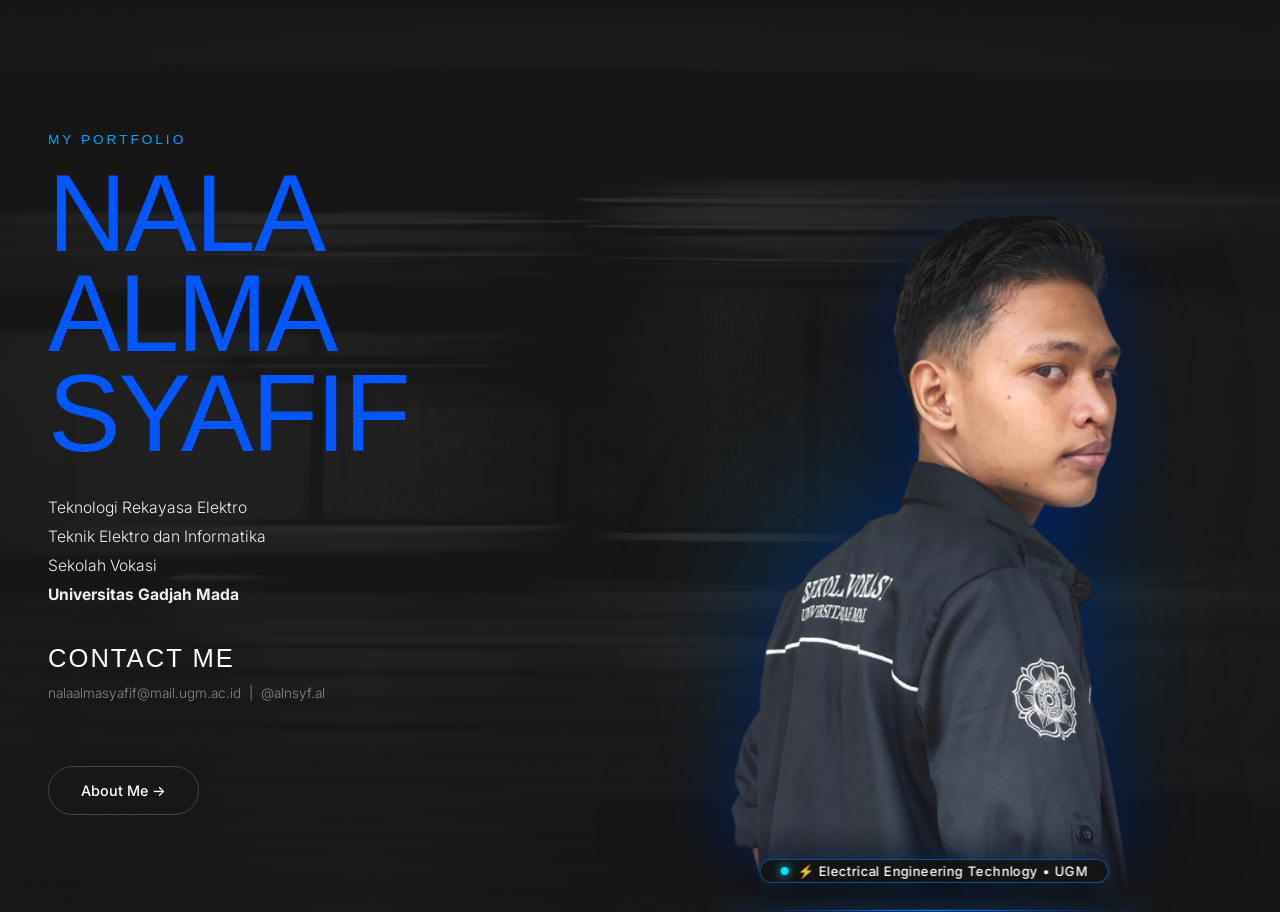
<file: index.html>
<!DOCTYPE html>
<html lang="id">
<head>
    <meta charset="UTF-8">
    <meta name="viewport" content="width=device-width, initial-scale=1.0">
    <title>Portfolio - Nala Alma Syafif</title>
    <link rel="stylesheet" href="style.css">
</head>
<body>
    <section class="hero" style="padding-top: 0;">
        <div class="hero-bg" style="background-image: url('images/bg-blur.jpeg');"></div>
        <div class="hero-overlay"></div>
        <div class="hero-content">
            <div class="hero-text">
                <p class="subtitle">My Portfolio</p>
                 <h1>NALA ALMA SYAFIF</h1>
                <div class="info-lines">
                    <p><a href="https://tre.sv.ugm.ac.id/" target="_blank" rel="noopener noreferrer" style="color: inherit; text-decoration: none; transition: color 0.2s;" onmouseover="this.style.color='#00A3FF'" onmouseout="this.style.color='inherit'">Teknologi Rekayasa Elektro</a></p>
                    <p><a href="https://tedi.sv.ugm.ac.id/" target="_blank" rel="noopener noreferrer" style="color: inherit; text-decoration: none; transition: color 0.2s;" onmouseover="this.style.color='#00A3FF'" onmouseout="this.style.color='inherit'">Teknik Elektro dan Informatika</a></p>
                    <p><a href="https://sv.ugm.ac.id/" target="_blank" rel="noopener noreferrer" style="color: inherit; text-decoration: none; transition: color 0.2s;" onmouseover="this.style.color='#00A3FF'" onmouseout="this.style.color='inherit'">Sekolah Vokasi</a></p>
                    <p><strong><a href="https://ugm.ac.id/id" target="_blank" rel="noopener noreferrer" style="color: inherit; text-decoration: none; transition: color 0.2s;" onmouseover="this.style.color='#00A3FF'" onmouseout="this.style.color='inherit'">Universitas Gadjah Mada</a></strong></p>
                </div>
                <p class="name-big">Contact Me</p>
                <p class="contact-info"><a href="mailto:nalaalmasyafif@mail.ugm.ac.id" target="_blank" rel="noopener noreferrer" style="color: inherit; text-decoration: none; transition: color 0.2s;" onmouseover="this.style.color='#00A3FF'" onmouseout="this.style.color='inherit'">nalaalmasyafif@mail.ugm.ac.id</a> &nbsp;|&nbsp; <a href="https://www.instagram.com/alnsyf.al?srtk=eDF1N3U3N2ViNHNv" target="_blank" rel="noopener noreferrer" style="color: inherit; text-decoration: none; transition: color 0.2s;" onmouseover="this.style.color='#00A3FF'" onmouseout="this.style.color='inherit'">@alnsyf.al</a></p>
                <br>
                <a href="about.html" class="btn">About Me &rarr;</a>
            </div>
            <div class="hero-image">
                <div class="hero-ambient-glow"></div>
                <img src="images/20261021_164503.png" alt="Nala Alma Syafif" class="hero-person-img">
                <div class="hero-floating-pill">
                    <span class="pill-pulse"></span>
                    <span>⚡ Electrical Engineering Technlogy &bull; UGM</span>
                </div>
                <div class="hero-pedestal-light"></div>
            </div>
        </div>
    </section>
</body>
</html>
</file>
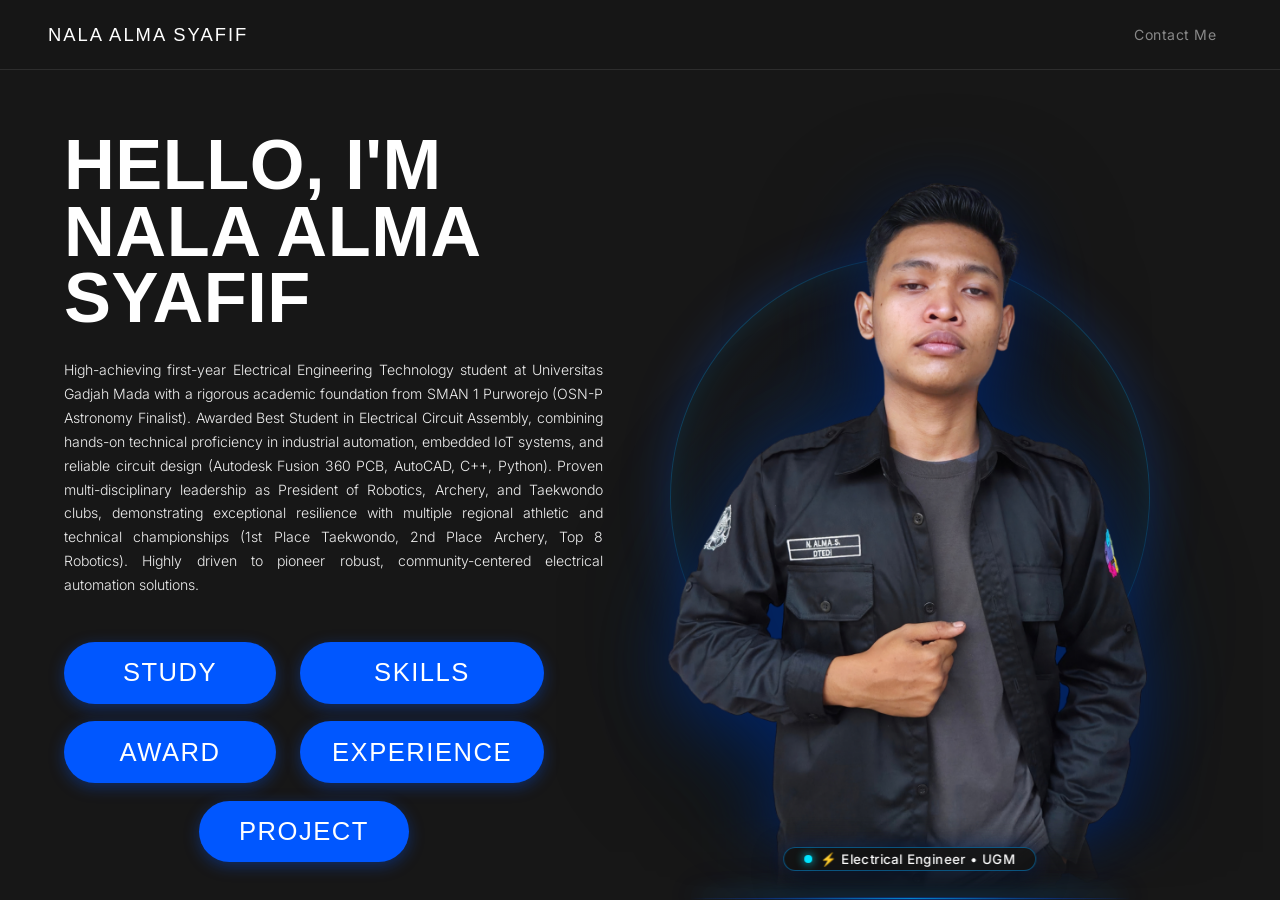
<file: about.html>
<!DOCTYPE html>
<html lang="id">
<head>
    <meta charset="UTF-8">
    <meta name="viewport" content="width=device-width, initial-scale=1.0">
    <title>About - Nala Alma Syafif</title>
    <link rel="stylesheet" href="style.css">
</head>
<body style="background-color: #171717;">
    <nav class="navbar" style="background: rgba(23, 23, 23, 0.9);">
        <a href="index.html" class="nav-brand">NALA ALMA SYAFIF</a>
        <button class="hamburger" onclick="this.classList.toggle('active'); document.querySelector('.nav-links').classList.toggle('open');">
            <span></span><span></span><span></span>
        </button>
        <ul class="nav-links">
            <li><a href="thankyou.html" class="nav-link">Contact Me</a></li>
        </ul>
    </nav>

    <main class="about-hero">
        <div class="about-hero-container">
            <div class="about-hero-left">
                <h1 class="about-hero-title">HELLO, I'M<br>NALA ALMA SYAFIF</h1>
                <p class="about-hero-bio">
                    High-achieving first-year Electrical Engineering Technology student at Universitas Gadjah Mada with a rigorous academic foundation from SMAN 1 Purworejo (OSN-P Astronomy Finalist). Awarded Best Student in Electrical Circuit Assembly, combining hands-on technical proficiency in industrial automation, embedded IoT systems, and reliable circuit design (Autodesk Fusion 360 PCB, AutoCAD, C++, Python). Proven multi-disciplinary leadership as President of Robotics, Archery, and Taekwondo clubs, demonstrating exceptional resilience with multiple regional athletic and technical championships (1st Place Taekwondo, 2nd Place Archery, Top 8 Robotics). Highly driven to pioneer robust, community-centered electrical automation solutions.
                </p>
                <div class="about-pills-grid">
                    <a href="study.html" class="about-pill-btn">STUDY</a>
                    <a href="skills.html" class="about-pill-btn">SKILLS</a>
                    <a href="awards.html" class="about-pill-btn">AWARD</a>
                    <a href="experience.html" class="about-pill-btn">EXPERIENCE</a>
                    <a href="projects.html" class="about-pill-btn">PROJECT</a>
                </div>
            </div>

            <div class="about-hero-right">
                <div class="about-ambient-glow"></div>
                <div class="about-tech-circle"></div>
                <img src="images/About.png" alt="Nala Alma Syafif" class="about-hero-person">
                <div class="about-floating-pill">
                    <span class="pill-pulse"></span>
                    <span>⚡ Electrical Engineer &bull; UGM</span>
                </div>
                <div class="about-pedestal-light"></div>
            </div>
        </div>
    </main>
</body>
</html>
</file>
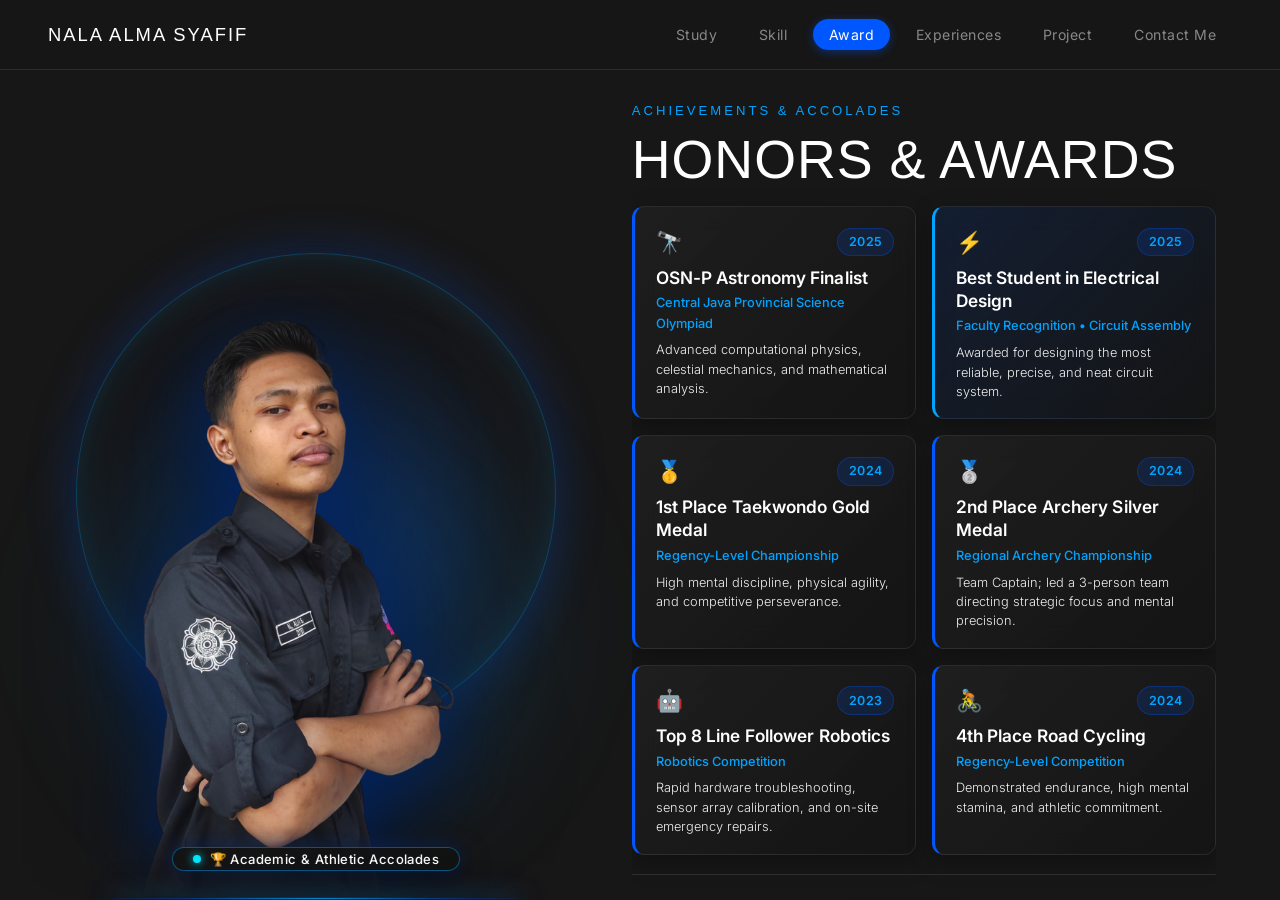
<file: awards.html>
<!DOCTYPE html>
<html lang="id">
<head>
    <meta charset="UTF-8">
    <meta name="viewport" content="width=device-width, initial-scale=1.0">
    <title>Awards - Nala Alma Syafif</title>
    <link rel="stylesheet" href="style.css">
</head>
<body>
    <nav class="navbar">
        <a href="index.html" class="nav-brand">NALA ALMA SYAFIF</a>
        <button class="hamburger" onclick="this.classList.toggle('active'); document.querySelector('.nav-links').classList.toggle('open');">
            <span></span><span></span><span></span>
        </button>
        <ul class="nav-links">
            <li><a href="study.html" class="nav-link">Study</a></li>
            <li><a href="skills.html" class="nav-link">Skill</a></li>
            <li><a href="awards.html" class="nav-link active">Award</a></li>
            <li><a href="experience.html" class="nav-link">Experiences</a></li>
            <li><a href="projects.html" class="nav-link">Project</a></li>
            <li><a href="thankyou.html" class="nav-link">Contact Me</a></li>
        </ul>
    </nav>

    <main class="awards-hero">
        <div class="awards-hero-container">
            <div class="awards-image-wrapper">
                <div class="awards-ambient-glow"></div>
                <div class="awards-tech-circle"></div>
                <img src="images/Award.png" alt="Nala Alma Syafif - Honors and Awards" class="awards-cutout-img">
                <div class="study-floating-pill">
                    <span class="pill-pulse"></span>
                    <span>🏆 Academic &amp; Athletic Accolades</span>
                </div>
                <div class="awards-pedestal-light"></div>
            </div>

            <div class="awards-content">
                <div class="page-header" style="margin-bottom: 1.2rem;">
                    <p class="tag">Achievements & Accolades</p>
                    <h1 style="font-size: clamp(2.4rem, 4.2vw, 3.8rem); margin-bottom: 0;">HONORS & AWARDS</h1>
                </div>

                <div class="awards-modern-grid">
                    <div class="award-modern-card">
                        <div class="award-card-top">
                            <span class="award-icon-badge">🔭</span>
                            <span class="award-year-tag">2025</span>
                        </div>
                        <h4 class="award-card-title">OSN-P Astronomy Finalist</h4>
                        <p class="award-card-sub">Central Java Provincial Science Olympiad</p>
                        <p class="award-card-desc">Advanced computational physics, celestial mechanics, and mathematical analysis.</p>
                    </div>

                    <div class="award-modern-card award-highlight">
                        <div class="award-card-top">
                            <span class="award-icon-badge">⚡</span>
                            <span class="award-year-tag">2025</span>
                        </div>
                        <h4 class="award-card-title">Best Student in Electrical Design</h4>
                        <p class="award-card-sub">Faculty Recognition &bull; Circuit Assembly</p>
                        <p class="award-card-desc">Awarded for designing the most reliable, precise, and neat circuit system.</p>
                    </div>

                    <div class="award-modern-card">
                        <div class="award-card-top">
                            <span class="award-icon-badge">🥇</span>
                            <span class="award-year-tag">2024</span>
                        </div>
                        <h4 class="award-card-title">1st Place Taekwondo Gold Medal</h4>
                        <p class="award-card-sub">Regency-Level Championship</p>
                        <p class="award-card-desc">High mental discipline, physical agility, and competitive perseverance.</p>
                    </div>

                    <div class="award-modern-card">
                        <div class="award-card-top">
                            <span class="award-icon-badge">🥈</span>
                            <span class="award-year-tag">2024</span>
                        </div>
                        <h4 class="award-card-title">2nd Place Archery Silver Medal</h4>
                        <p class="award-card-sub">Regional Archery Championship</p>
                        <p class="award-card-desc">Team Captain; led a 3-person team directing strategic focus and mental precision.</p>
                    </div>

                    <div class="award-modern-card">
                        <div class="award-card-top">
                            <span class="award-icon-badge">🤖</span>
                            <span class="award-year-tag">2023</span>
                        </div>
                        <h4 class="award-card-title">Top 8 Line Follower Robotics</h4>
                        <p class="award-card-sub">Robotics Competition</p>
                        <p class="award-card-desc">Rapid hardware troubleshooting, sensor array calibration, and on-site emergency repairs.</p>
                    </div>

                    <div class="award-modern-card">
                        <div class="award-card-top">
                            <span class="award-icon-badge">🚴</span>
                            <span class="award-year-tag">2024</span>
                        </div>
                        <h4 class="award-card-title">4th Place Road Cycling</h4>
                        <p class="award-card-sub">Regency-Level Competition</p>
                        <p class="award-card-desc">Demonstrated endurance, high mental stamina, and athletic commitment.</p>
                    </div>
                </div>

                <div class="nav-buttons" style="margin-top: 1.2rem; margin-bottom: 0;">
                    <a href="skills.html" class="btn">&larr; Skills</a>
                    <a href="about.html" class="btn btn-about-center">⌂ Back to About</a>
                    <a href="experience.html" class="btn btn-primary">Experience &rarr;</a>
                </div>
            </div>
        </div>
    </main>
</body>
</html>
</file>
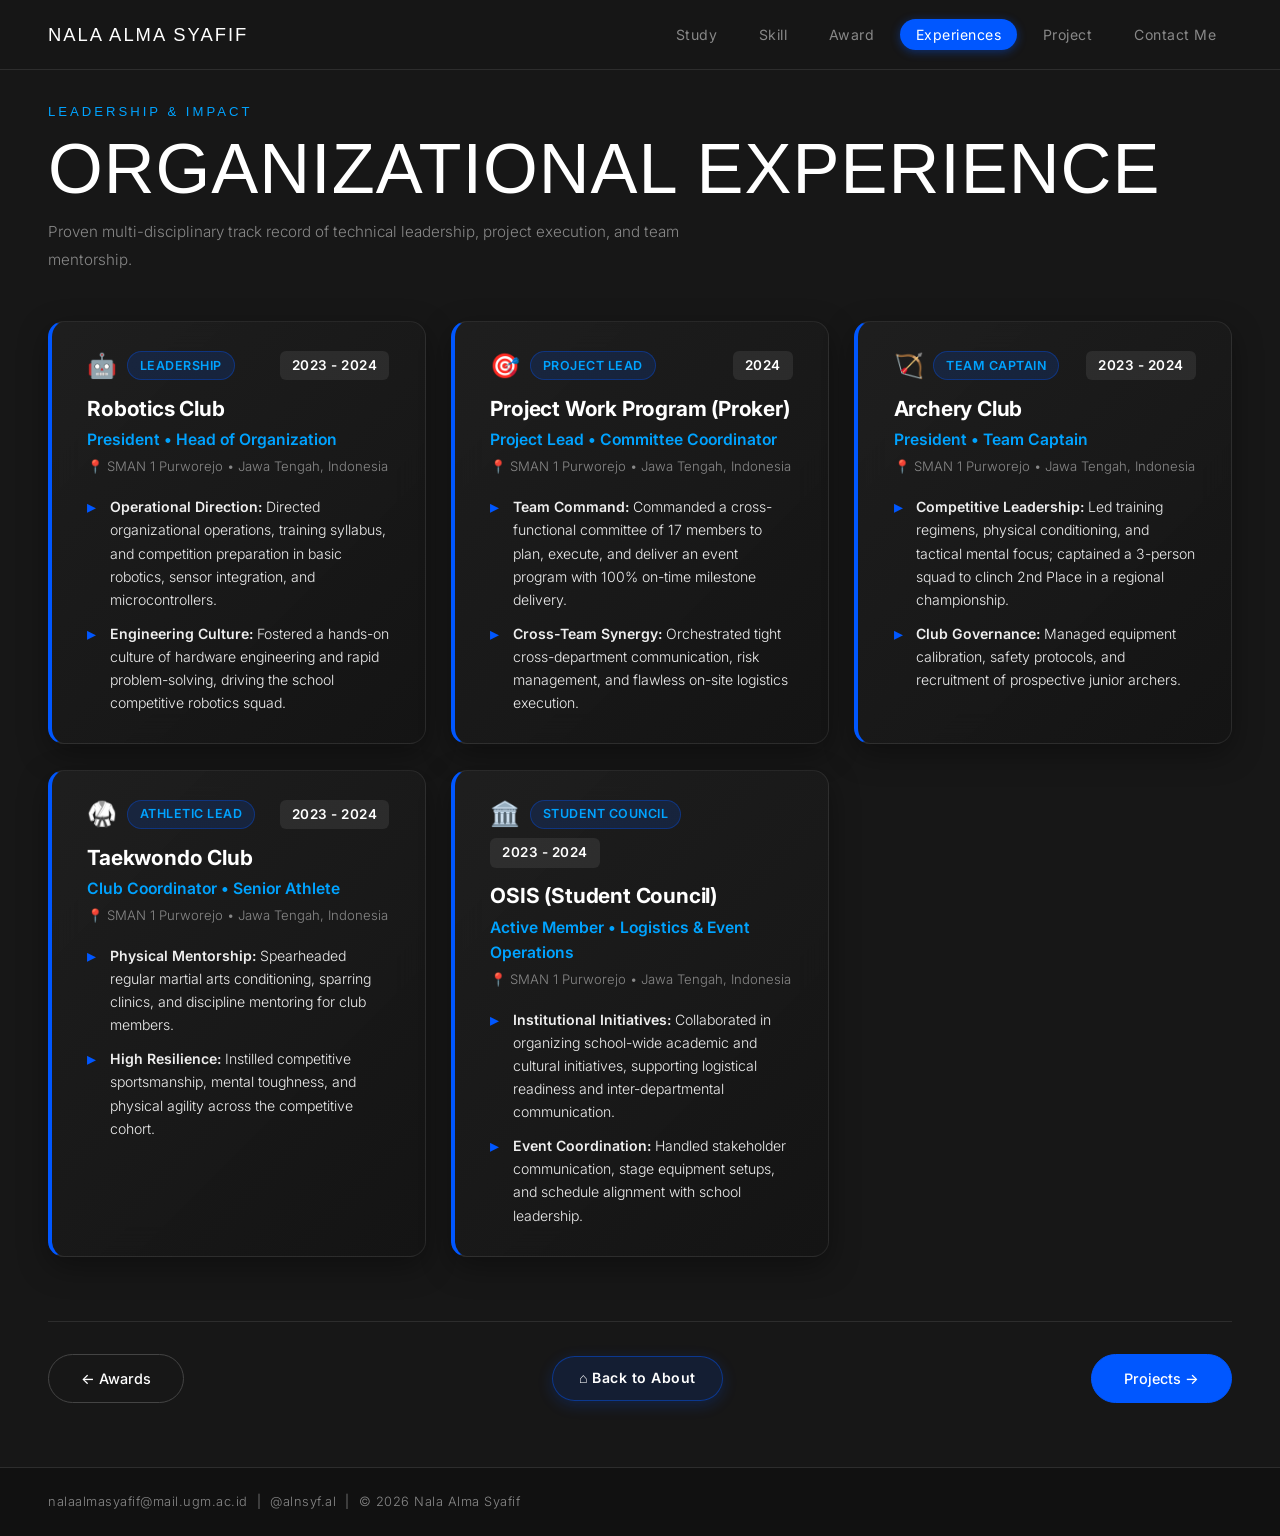
<file: experience.html>
<!DOCTYPE html>
<html lang="id">
<head>
    <meta charset="UTF-8">
    <meta name="viewport" content="width=device-width, initial-scale=1.0">
    <title>Experience - Nala Alma Syafif</title>
    <link rel="stylesheet" href="style.css">
</head>
<body>
    <nav class="navbar">
        <a href="index.html" class="nav-brand">NALA ALMA SYAFIF</a>
        <button class="hamburger" onclick="this.classList.toggle('active'); document.querySelector('.nav-links').classList.toggle('open');">
            <span></span><span></span><span></span>
        </button>
        <ul class="nav-links">
            <li><a href="study.html" class="nav-link">Study</a></li>
            <li><a href="skills.html" class="nav-link">Skill</a></li>
            <li><a href="awards.html" class="nav-link">Award</a></li>
            <li><a href="experience.html" class="nav-link active">Experiences</a></li>
            <li><a href="projects.html" class="nav-link">Project</a></li>
            <li><a href="thankyou.html" class="nav-link">Contact Me</a></li>
        </ul>
    </nav>

    <main class="content-section exp-page-section">
        <div class="page-header">
            <p class="tag">Leadership & Impact</p>
            <h1>ORGANIZATIONAL EXPERIENCE</h1>
            <p>Proven multi-disciplinary track record of technical leadership, project execution, and team mentorship.</p>
        </div>

        <div class="exp-cards-grid">
            <!-- Robotics Club -->
            <div class="exp-card">
                <div class="exp-card-header">
                    <div class="exp-badge-group">
                        <span class="exp-icon">🤖</span>
                        <span class="exp-role-tag">Leadership</span>
                    </div>
                    <span class="exp-year">2023 - 2024</span>
                </div>
                <h3 class="exp-org">Robotics Club</h3>
                <p class="exp-role-title">President &bull; Head of Organization</p>
                <p class="exp-location">📍 SMAN 1 Purworejo &bull; Jawa Tengah, Indonesia</p>
                <ul class="exp-bullets">
                    <li><strong>Operational Direction:</strong> Directed organizational operations, training syllabus, and competition preparation in basic robotics, sensor integration, and microcontrollers.</li>
                    <li><strong>Engineering Culture:</strong> Fostered a hands-on culture of hardware engineering and rapid problem-solving, driving the school competitive robotics squad.</li>
                </ul>
            </div>

            <!-- Project Work Program -->
            <div class="exp-card">
                <div class="exp-card-header">
                    <div class="exp-badge-group">
                        <span class="exp-icon">🎯</span>
                        <span class="exp-role-tag">Project Lead</span>
                    </div>
                    <span class="exp-year">2024</span>
                </div>
                <h3 class="exp-org">Project Work Program (Proker)</h3>
                <p class="exp-role-title">Project Lead &bull; Committee Coordinator</p>
                <p class="exp-location">📍 SMAN 1 Purworejo &bull; Jawa Tengah, Indonesia</p>
                <ul class="exp-bullets">
                    <li><strong>Team Command:</strong> Commanded a cross-functional committee of 17 members to plan, execute, and deliver an event program with 100% on-time milestone delivery.</li>
                    <li><strong>Cross-Team Synergy:</strong> Orchestrated tight cross-department communication, risk management, and flawless on-site logistics execution.</li>
                </ul>
            </div>

            <!-- Archery Club -->
            <div class="exp-card">
                <div class="exp-card-header">
                    <div class="exp-badge-group">
                        <span class="exp-icon">🏹</span>
                        <span class="exp-role-tag">Team Captain</span>
                    </div>
                    <span class="exp-year">2023 - 2024</span>
                </div>
                <h3 class="exp-org">Archery Club</h3>
                <p class="exp-role-title">President &bull; Team Captain</p>
                <p class="exp-location">📍 SMAN 1 Purworejo &bull; Jawa Tengah, Indonesia</p>
                <ul class="exp-bullets">
                    <li><strong>Competitive Leadership:</strong> Led training regimens, physical conditioning, and tactical mental focus; captained a 3-person squad to clinch 2nd Place in a regional championship.</li>
                    <li><strong>Club Governance:</strong> Managed equipment calibration, safety protocols, and recruitment of prospective junior archers.</li>
                </ul>
            </div>

            <!-- Taekwondo Club -->
            <div class="exp-card">
                <div class="exp-card-header">
                    <div class="exp-badge-group">
                        <span class="exp-icon">🥋</span>
                        <span class="exp-role-tag">Athletic Lead</span>
                    </div>
                    <span class="exp-year">2023 - 2024</span>
                </div>
                <h3 class="exp-org">Taekwondo Club</h3>
                <p class="exp-role-title">Club Coordinator &bull; Senior Athlete</p>
                <p class="exp-location">📍 SMAN 1 Purworejo &bull; Jawa Tengah, Indonesia</p>
                <ul class="exp-bullets">
                    <li><strong>Physical Mentorship:</strong> Spearheaded regular martial arts conditioning, sparring clinics, and discipline mentoring for club members.</li>
                    <li><strong>High Resilience:</strong> Instilled competitive sportsmanship, mental toughness, and physical agility across the competitive cohort.</li>
                </ul>
            </div>

            <!-- OSIS -->
            <div class="exp-card">
                <div class="exp-card-header">
                    <div class="exp-badge-group">
                        <span class="exp-icon">🏛️</span>
                        <span class="exp-role-tag">Student Council</span>
                    </div>
                    <span class="exp-year">2023 - 2024</span>
                </div>
                <h3 class="exp-org">OSIS (Student Council)</h3>
                <p class="exp-role-title">Active Member &bull; Logistics & Event Operations</p>
                <p class="exp-location">📍 SMAN 1 Purworejo &bull; Jawa Tengah, Indonesia</p>
                <ul class="exp-bullets">
                    <li><strong>Institutional Initiatives:</strong> Collaborated in organizing school-wide academic and cultural initiatives, supporting logistical readiness and inter-departmental communication.</li>
                    <li><strong>Event Coordination:</strong> Handled stakeholder communication, stage equipment setups, and schedule alignment with school leadership.</li>
                </ul>
            </div>
        </div>

        <div class="nav-buttons">
            <a href="awards.html" class="btn">&larr; Awards</a>
            <a href="about.html" class="btn btn-about-center">⌂ Back to About</a>
            <a href="projects.html" class="btn btn-primary">Projects &rarr;</a>
        </div>
    </main>

    <footer class="footer">
        <p>nalaalmasyafif@mail.ugm.ac.id &nbsp;|&nbsp; @alnsyf.al &nbsp;|&nbsp; &copy; 2026 Nala Alma Syafif</p>
    </footer>
</body>
</html>
</file>
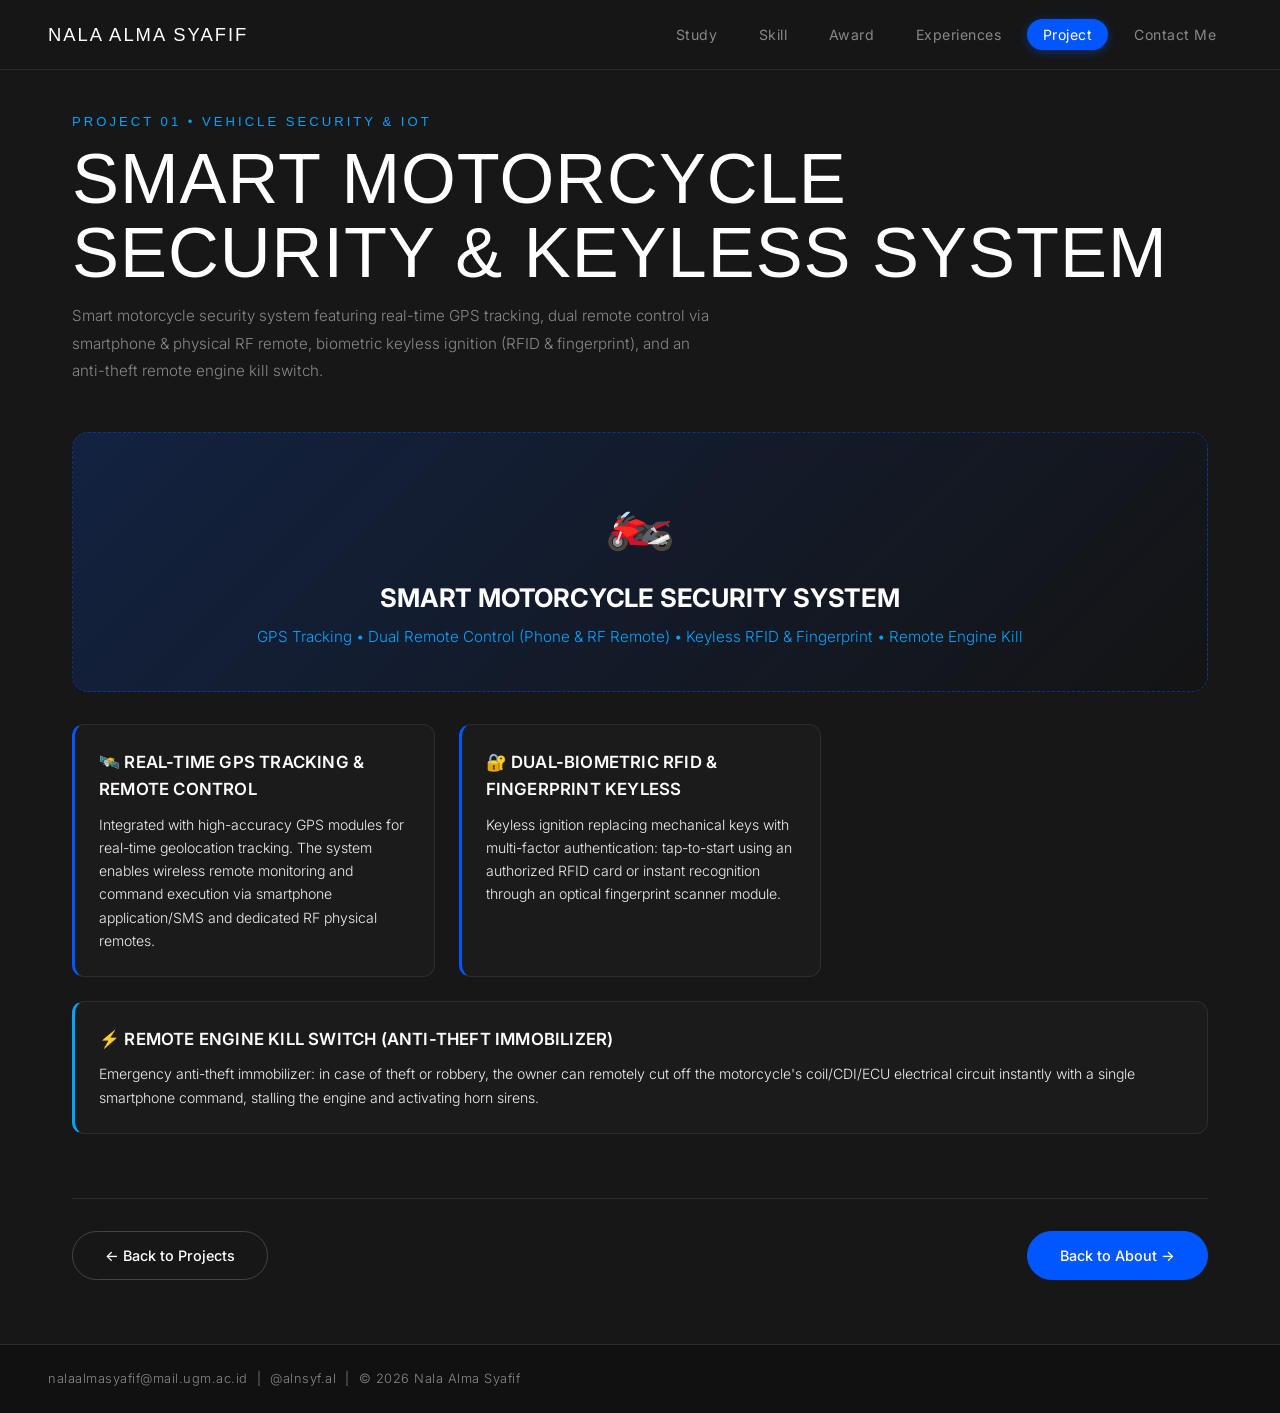
<file: project1.html>
<!DOCTYPE html>
<html lang="id">
<head>
    <meta charset="UTF-8">
    <meta name="viewport" content="width=device-width, initial-scale=1.0">
    <title>1st Project - Nala Alma Syafif</title>
    <link rel="stylesheet" href="style.css">
</head>
<body>
    <nav class="navbar">
        <a href="index.html" class="nav-brand">NALA ALMA SYAFIF</a>
        <button class="hamburger" onclick="this.classList.toggle('active'); document.querySelector('.nav-links').classList.toggle('open');">
            <span></span><span></span><span></span>
        </button>
        <ul class="nav-links">
            <li><a href="study.html" class="nav-link">Study</a></li>
            <li><a href="skills.html" class="nav-link">Skill</a></li>
            <li><a href="awards.html" class="nav-link">Award</a></li>
            <li><a href="experience.html" class="nav-link">Experiences</a></li>
            <li><a href="projects.html" class="nav-link active">Project</a></li>
            <li><a href="thankyou.html" class="nav-link">Contact Me</a></li>
        </ul>
    </nav>

    <main class="content-section">
        <div class="page-header">
            <p class="tag">Project 01 &bull; Vehicle Security &amp; IoT</p>
            <h1>SMART MOTORCYCLE SECURITY &amp; KEYLESS SYSTEM</h1>
            <p>Smart motorcycle security system featuring real-time GPS tracking, dual remote control via smartphone &amp; physical RF remote, biometric keyless ignition (RFID &amp; fingerprint), and an anti-theft remote engine kill switch.</p>
        </div>

        <div class="project-detail">
            <div class="project-placeholder" style="background: linear-gradient(135deg, rgba(0, 87, 255, 0.18) 0%, rgba(20, 20, 20, 0.95) 100%); border-color: rgba(0, 87, 255, 0.45); height: auto; min-height: 260px;">
                <div style="text-align: center; padding: 2.5rem 1.5rem;">
                    <span style="font-size: 3.5rem;">🏍️</span>
                    <h3 style="font-family: 'Inter', sans-serif; font-weight: 700; font-size: 1.6rem; color: #FFFFFF; margin-top: 0.8rem; letter-spacing: -0.2px;">SMART MOTORCYCLE SECURITY SYSTEM</h3>
                    <p style="color: var(--accent-light); font-size: 0.95rem; margin-top: 0.4rem;">GPS Tracking &bull; Dual Remote Control (Phone &amp; RF Remote) &bull; Keyless RFID &amp; Fingerprint &bull; Remote Engine Kill</p>
                </div>
            </div>
            
            <div class="case-study-grid">
                <div style="background: rgba(30, 30, 30, 0.7); border: 1px solid rgba(255, 255, 255, 0.08); border-left: 3px solid var(--accent); border-radius: 12px; padding: 1.5rem;">
                    <h4 style="font-family: 'Inter', sans-serif; font-weight: 600; color: #FFFFFF; font-size: 1.05rem; letter-spacing: 0.2px; margin-bottom: 0.6rem;">🛰️ REAL-TIME GPS TRACKING &amp; REMOTE CONTROL</h4>
                    <p style="font-size: 0.88rem; color: var(--text-secondary); line-height: 1.65;">Integrated with high-accuracy GPS modules for real-time geolocation tracking. The system enables wireless remote monitoring and command execution via smartphone application/SMS and dedicated RF physical remotes.</p>
                </div>

                <div style="background: rgba(30, 30, 30, 0.7); border: 1px solid rgba(255, 255, 255, 0.08); border-left: 3px solid var(--accent); border-radius: 12px; padding: 1.5rem;">
                    <h4 style="font-family: 'Inter', sans-serif; font-weight: 600; color: #FFFFFF; font-size: 1.05rem; letter-spacing: 0.2px; margin-bottom: 0.6rem;">🔐 DUAL-BIOMETRIC RFID &amp; FINGERPRINT KEYLESS</h4>
                    <p style="font-size: 0.88rem; color: var(--text-secondary); line-height: 1.65;">Keyless ignition replacing mechanical keys with multi-factor authentication: tap-to-start using an authorized RFID card or instant recognition through an optical fingerprint scanner module.</p>
                </div>

                <div style="background: rgba(30, 30, 30, 0.7); border: 1px solid rgba(255, 255, 255, 0.08); border-left: 3px solid #00A3FF; border-radius: 12px; padding: 1.5rem; grid-column: 1 / -1;">
                    <h4 style="font-family: 'Inter', sans-serif; font-weight: 600; color: #FFFFFF; font-size: 1.05rem; letter-spacing: 0.2px; margin-bottom: 0.6rem;">⚡ REMOTE ENGINE KILL SWITCH (ANTI-THEFT IMMOBILIZER)</h4>
                    <p style="font-size: 0.88rem; color: var(--text-secondary); line-height: 1.65;">Emergency anti-theft immobilizer: in case of theft or robbery, the owner can remotely cut off the motorcycle's coil/CDI/ECU electrical circuit instantly with a single smartphone command, stalling the engine and activating horn sirens.</p>
                </div>
            </div>
        </div>

        <div class="nav-buttons">
            <a href="projects.html" class="btn">&larr; Back to Projects</a>
            <a href="about.html" class="btn btn-primary">Back to About &rarr;</a>
        </div>
    </main>

    <footer class="footer">
        <p>nalaalmasyafif@mail.ugm.ac.id &nbsp;|&nbsp; @alnsyf.al &nbsp;|&nbsp; &copy; 2026 Nala Alma Syafif</p>
    </footer>
</body>
</html>
</file>
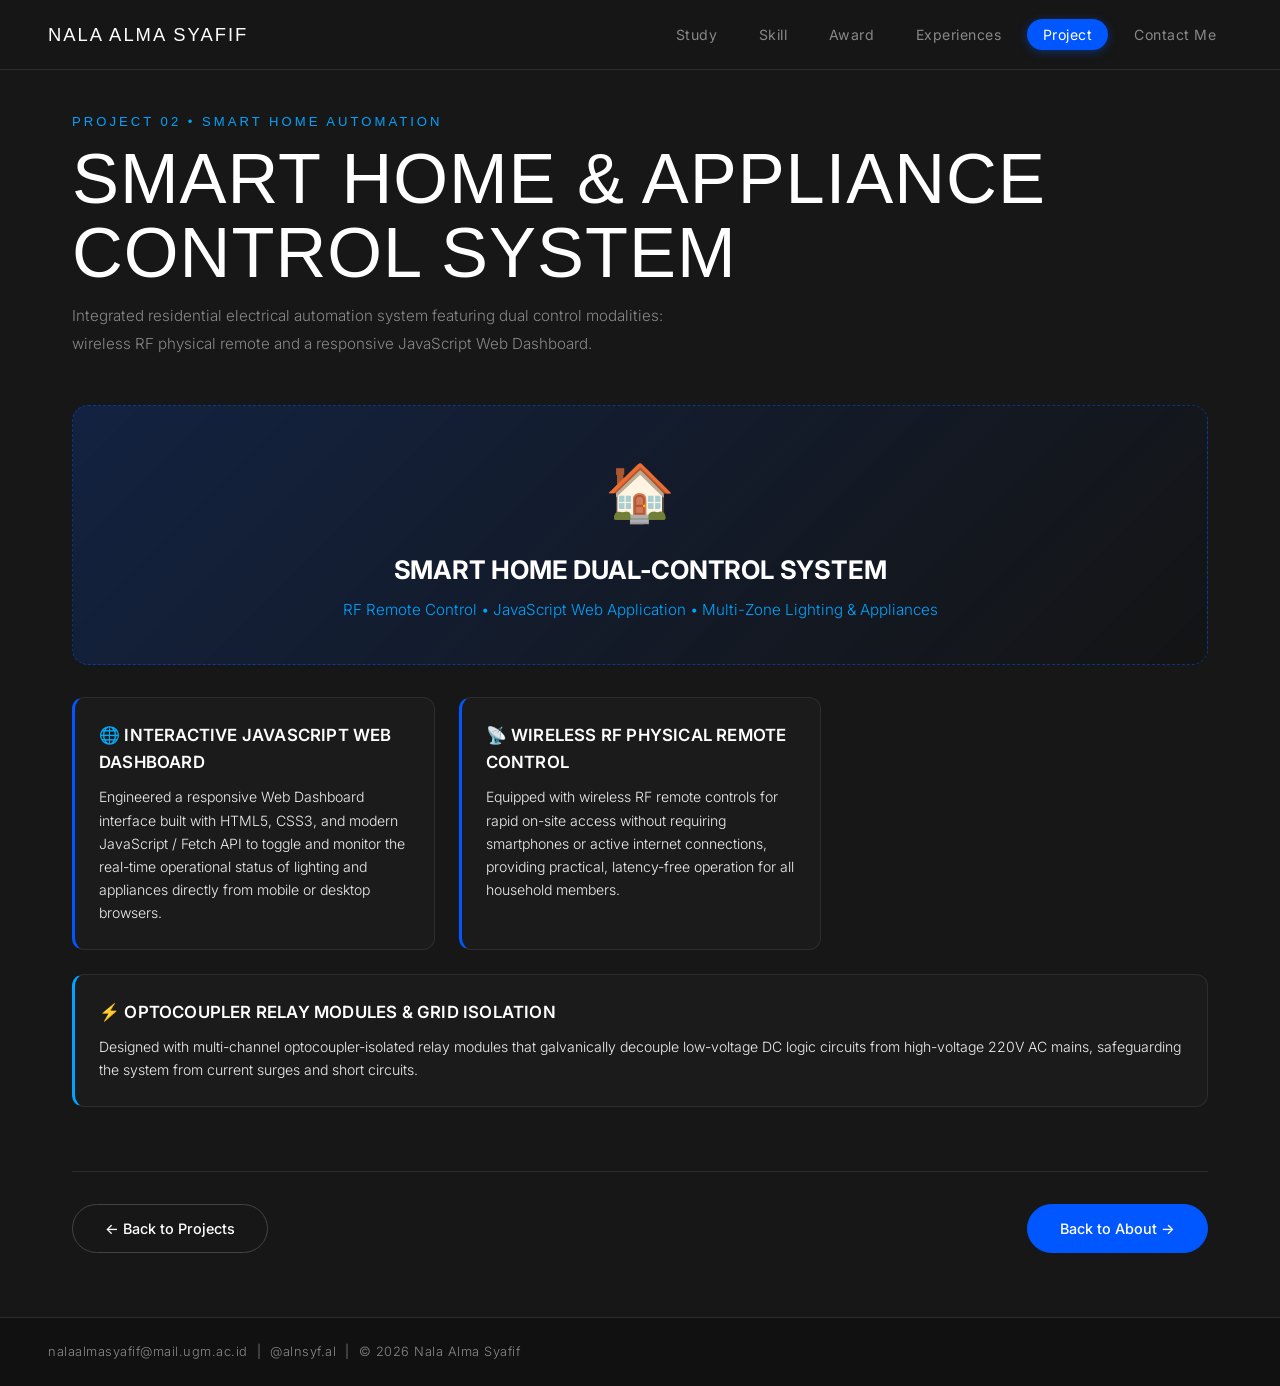
<file: project2.html>
<!DOCTYPE html>
<html lang="id">
<head>
    <meta charset="UTF-8">
    <meta name="viewport" content="width=device-width, initial-scale=1.0">
    <title>2nd Project - Nala Alma Syafif</title>
    <link rel="stylesheet" href="style.css">
</head>
<body>
    <nav class="navbar">
        <a href="index.html" class="nav-brand">NALA ALMA SYAFIF</a>
        <button class="hamburger" onclick="this.classList.toggle('active'); document.querySelector('.nav-links').classList.toggle('open');">
            <span></span><span></span><span></span>
        </button>
        <ul class="nav-links">
            <li><a href="study.html" class="nav-link">Study</a></li>
            <li><a href="skills.html" class="nav-link">Skill</a></li>
            <li><a href="awards.html" class="nav-link">Award</a></li>
            <li><a href="experience.html" class="nav-link">Experiences</a></li>
            <li><a href="projects.html" class="nav-link active">Project</a></li>
            <li><a href="thankyou.html" class="nav-link">Contact Me</a></li>
        </ul>
    </nav>

    <main class="content-section">
        <div class="page-header">
            <p class="tag">Project 02 &bull; Smart Home Automation</p>
            <h1>SMART HOME &amp; APPLIANCE CONTROL SYSTEM</h1>
            <p>Integrated residential electrical automation system featuring dual control modalities: wireless RF physical remote and a responsive JavaScript Web Dashboard.</p>
        </div>

        <div class="project-detail">
            <div class="project-placeholder" style="background: linear-gradient(135deg, rgba(0, 87, 255, 0.18) 0%, rgba(20, 20, 20, 0.95) 100%); border-color: rgba(0, 87, 255, 0.45); height: auto; min-height: 260px;">
                <div style="text-align: center; padding: 2.5rem 1.5rem;">
                    <span style="font-size: 3.5rem;">🏠</span>
                    <h3 style="font-family: 'Inter', sans-serif; font-weight: 700; font-size: 1.6rem; color: #FFFFFF; margin-top: 0.8rem; letter-spacing: -0.2px;">SMART HOME DUAL-CONTROL SYSTEM</h3>
                    <p style="color: var(--accent-light); font-size: 0.95rem; margin-top: 0.4rem;">RF Remote Control &bull; JavaScript Web Application &bull; Multi-Zone Lighting &amp; Appliances</p>
                </div>
            </div>
            
            <div class="case-study-grid">
                <div style="background: rgba(30, 30, 30, 0.7); border: 1px solid rgba(255, 255, 255, 0.08); border-left: 3px solid var(--accent); border-radius: 12px; padding: 1.5rem;">
                    <h4 style="font-family: 'Inter', sans-serif; font-weight: 600; color: #FFFFFF; font-size: 1.05rem; letter-spacing: 0.2px; margin-bottom: 0.6rem;">🌐 INTERACTIVE JAVASCRIPT WEB DASHBOARD</h4>
                    <p style="font-size: 0.88rem; color: var(--text-secondary); line-height: 1.65;">Engineered a responsive Web Dashboard interface built with HTML5, CSS3, and modern JavaScript / Fetch API to toggle and monitor the real-time operational status of lighting and appliances directly from mobile or desktop browsers.</p>
                </div>

                <div style="background: rgba(30, 30, 30, 0.7); border: 1px solid rgba(255, 255, 255, 0.08); border-left: 3px solid var(--accent); border-radius: 12px; padding: 1.5rem;">
                    <h4 style="font-family: 'Inter', sans-serif; font-weight: 600; color: #FFFFFF; font-size: 1.05rem; letter-spacing: 0.2px; margin-bottom: 0.6rem;">📡 WIRELESS RF PHYSICAL REMOTE CONTROL</h4>
                    <p style="font-size: 0.88rem; color: var(--text-secondary); line-height: 1.65;">Equipped with wireless RF remote controls for rapid on-site access without requiring smartphones or active internet connections, providing practical, latency-free operation for all household members.</p>
                </div>

                <div style="background: rgba(30, 30, 30, 0.7); border: 1px solid rgba(255, 255, 255, 0.08); border-left: 3px solid #00A3FF; border-radius: 12px; padding: 1.5rem; grid-column: 1 / -1;">
                    <h4 style="font-family: 'Inter', sans-serif; font-weight: 600; color: #FFFFFF; font-size: 1.05rem; letter-spacing: 0.2px; margin-bottom: 0.6rem;">⚡ OPTOCOUPLER RELAY MODULES &amp; GRID ISOLATION</h4>
                    <p style="font-size: 0.88rem; color: var(--text-secondary); line-height: 1.65;">Designed with multi-channel optocoupler-isolated relay modules that galvanically decouple low-voltage DC logic circuits from high-voltage 220V AC mains, safeguarding the system from current surges and short circuits.</p>
                </div>
            </div>
        </div>

        <div class="nav-buttons">
            <a href="projects.html" class="btn">&larr; Back to Projects</a>
            <a href="about.html" class="btn btn-primary">Back to About &rarr;</a>
        </div>
    </main>

    <footer class="footer">
        <p>nalaalmasyafif@mail.ugm.ac.id &nbsp;|&nbsp; @alnsyf.al &nbsp;|&nbsp; &copy; 2026 Nala Alma Syafif</p>
    </footer>
</body>
</html>
</file>
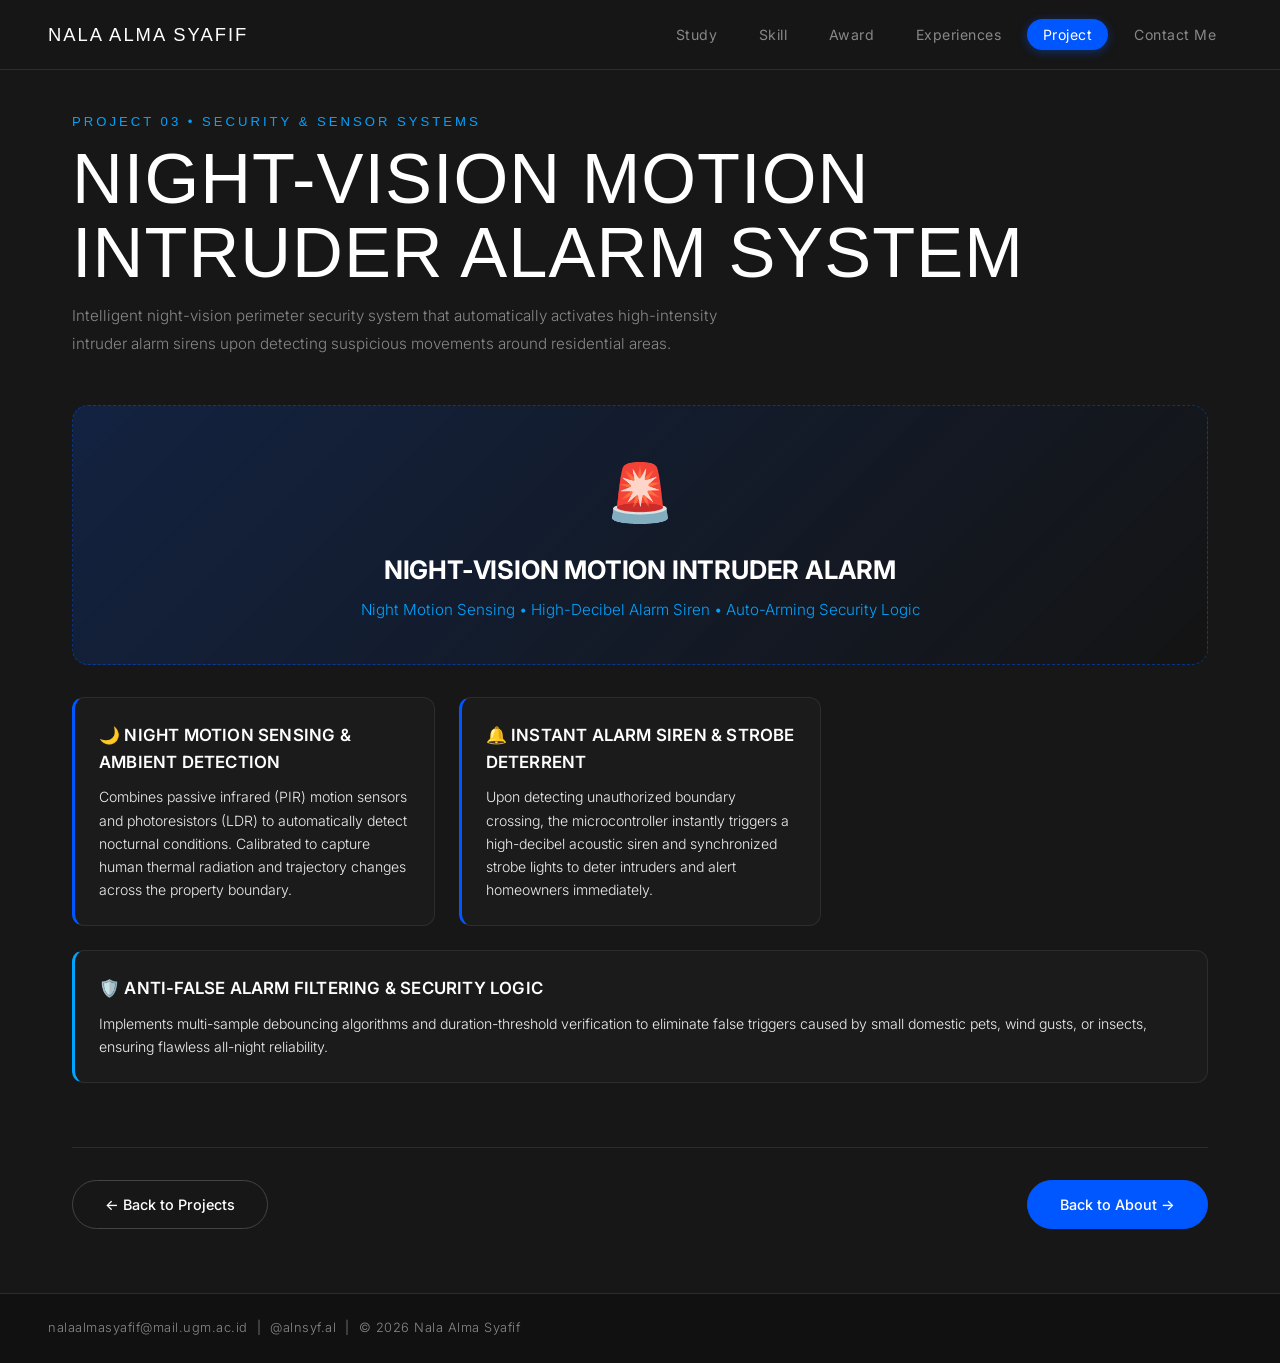
<file: project3.html>
<!DOCTYPE html>
<html lang="id">
<head>
    <meta charset="UTF-8">
    <meta name="viewport" content="width=device-width, initial-scale=1.0">
    <title>3rd Project - Nala Alma Syafif</title>
    <link rel="stylesheet" href="style.css">
</head>
<body>
    <nav class="navbar">
        <a href="index.html" class="nav-brand">NALA ALMA SYAFIF</a>
        <button class="hamburger" onclick="this.classList.toggle('active'); document.querySelector('.nav-links').classList.toggle('open');">
            <span></span><span></span><span></span>
        </button>
        <ul class="nav-links">
            <li><a href="study.html" class="nav-link">Study</a></li>
            <li><a href="skills.html" class="nav-link">Skill</a></li>
            <li><a href="awards.html" class="nav-link">Award</a></li>
            <li><a href="experience.html" class="nav-link">Experiences</a></li>
            <li><a href="projects.html" class="nav-link active">Project</a></li>
            <li><a href="thankyou.html" class="nav-link">Contact Me</a></li>
        </ul>
    </nav>

    <main class="content-section">
        <div class="page-header">
            <p class="tag">Project 03 &bull; Security &amp; Sensor Systems</p>
            <h1>NIGHT-VISION MOTION INTRUDER ALARM SYSTEM</h1>
            <p>Intelligent night-vision perimeter security system that automatically activates high-intensity intruder alarm sirens upon detecting suspicious movements around residential areas.</p>
        </div>

        <div class="project-detail">
            <div class="project-placeholder" style="background: linear-gradient(135deg, rgba(0, 87, 255, 0.18) 0%, rgba(20, 20, 20, 0.95) 100%); border-color: rgba(0, 87, 255, 0.45); height: auto; min-height: 260px;">
                <div style="text-align: center; padding: 2.5rem 1.5rem;">
                    <span style="font-size: 3.5rem;">🚨</span>
                    <h3 style="font-family: 'Inter', sans-serif; font-weight: 700; font-size: 1.6rem; color: #FFFFFF; margin-top: 0.8rem; letter-spacing: -0.2px;">NIGHT-VISION MOTION INTRUDER ALARM</h3>
                    <p style="color: var(--accent-light); font-size: 0.95rem; margin-top: 0.4rem;">Night Motion Sensing &bull; High-Decibel Alarm Siren &bull; Auto-Arming Security Logic</p>
                </div>
            </div>
            
            <div class="case-study-grid">
                <div style="background: rgba(30, 30, 30, 0.7); border: 1px solid rgba(255, 255, 255, 0.08); border-left: 3px solid var(--accent); border-radius: 12px; padding: 1.5rem;">
                    <h4 style="font-family: 'Inter', sans-serif; font-weight: 600; color: #FFFFFF; font-size: 1.05rem; letter-spacing: 0.2px; margin-bottom: 0.6rem;">🌙 NIGHT MOTION SENSING &amp; AMBIENT DETECTION</h4>
                    <p style="font-size: 0.88rem; color: var(--text-secondary); line-height: 1.65;">Combines passive infrared (PIR) motion sensors and photoresistors (LDR) to automatically detect nocturnal conditions. Calibrated to capture human thermal radiation and trajectory changes across the property boundary.</p>
                </div>

                <div style="background: rgba(30, 30, 30, 0.7); border: 1px solid rgba(255, 255, 255, 0.08); border-left: 3px solid var(--accent); border-radius: 12px; padding: 1.5rem;">
                    <h4 style="font-family: 'Inter', sans-serif; font-weight: 600; color: #FFFFFF; font-size: 1.05rem; letter-spacing: 0.2px; margin-bottom: 0.6rem;">🔔 INSTANT ALARM SIREN &amp; STROBE DETERRENT</h4>
                    <p style="font-size: 0.88rem; color: var(--text-secondary); line-height: 1.65;">Upon detecting unauthorized boundary crossing, the microcontroller instantly triggers a high-decibel acoustic siren and synchronized strobe lights to deter intruders and alert homeowners immediately.</p>
                </div>

                <div style="background: rgba(30, 30, 30, 0.7); border: 1px solid rgba(255, 255, 255, 0.08); border-left: 3px solid #00A3FF; border-radius: 12px; padding: 1.5rem; grid-column: 1 / -1;">
                    <h4 style="font-family: 'Inter', sans-serif; font-weight: 600; color: #FFFFFF; font-size: 1.05rem; letter-spacing: 0.2px; margin-bottom: 0.6rem;">🛡️ ANTI-FALSE ALARM FILTERING &amp; SECURITY LOGIC</h4>
                    <p style="font-size: 0.88rem; color: var(--text-secondary); line-height: 1.65;">Implements multi-sample debouncing algorithms and duration-threshold verification to eliminate false triggers caused by small domestic pets, wind gusts, or insects, ensuring flawless all-night reliability.</p>
                </div>
            </div>
        </div>

        <div class="nav-buttons">
            <a href="projects.html" class="btn">&larr; Back to Projects</a>
            <a href="about.html" class="btn btn-primary">Back to About &rarr;</a>
        </div>
    </main>

    <footer class="footer">
        <p>nalaalmasyafif@mail.ugm.ac.id &nbsp;|&nbsp; @alnsyf.al &nbsp;|&nbsp; &copy; 2026 Nala Alma Syafif</p>
    </footer>
</body>
</html>
</file>
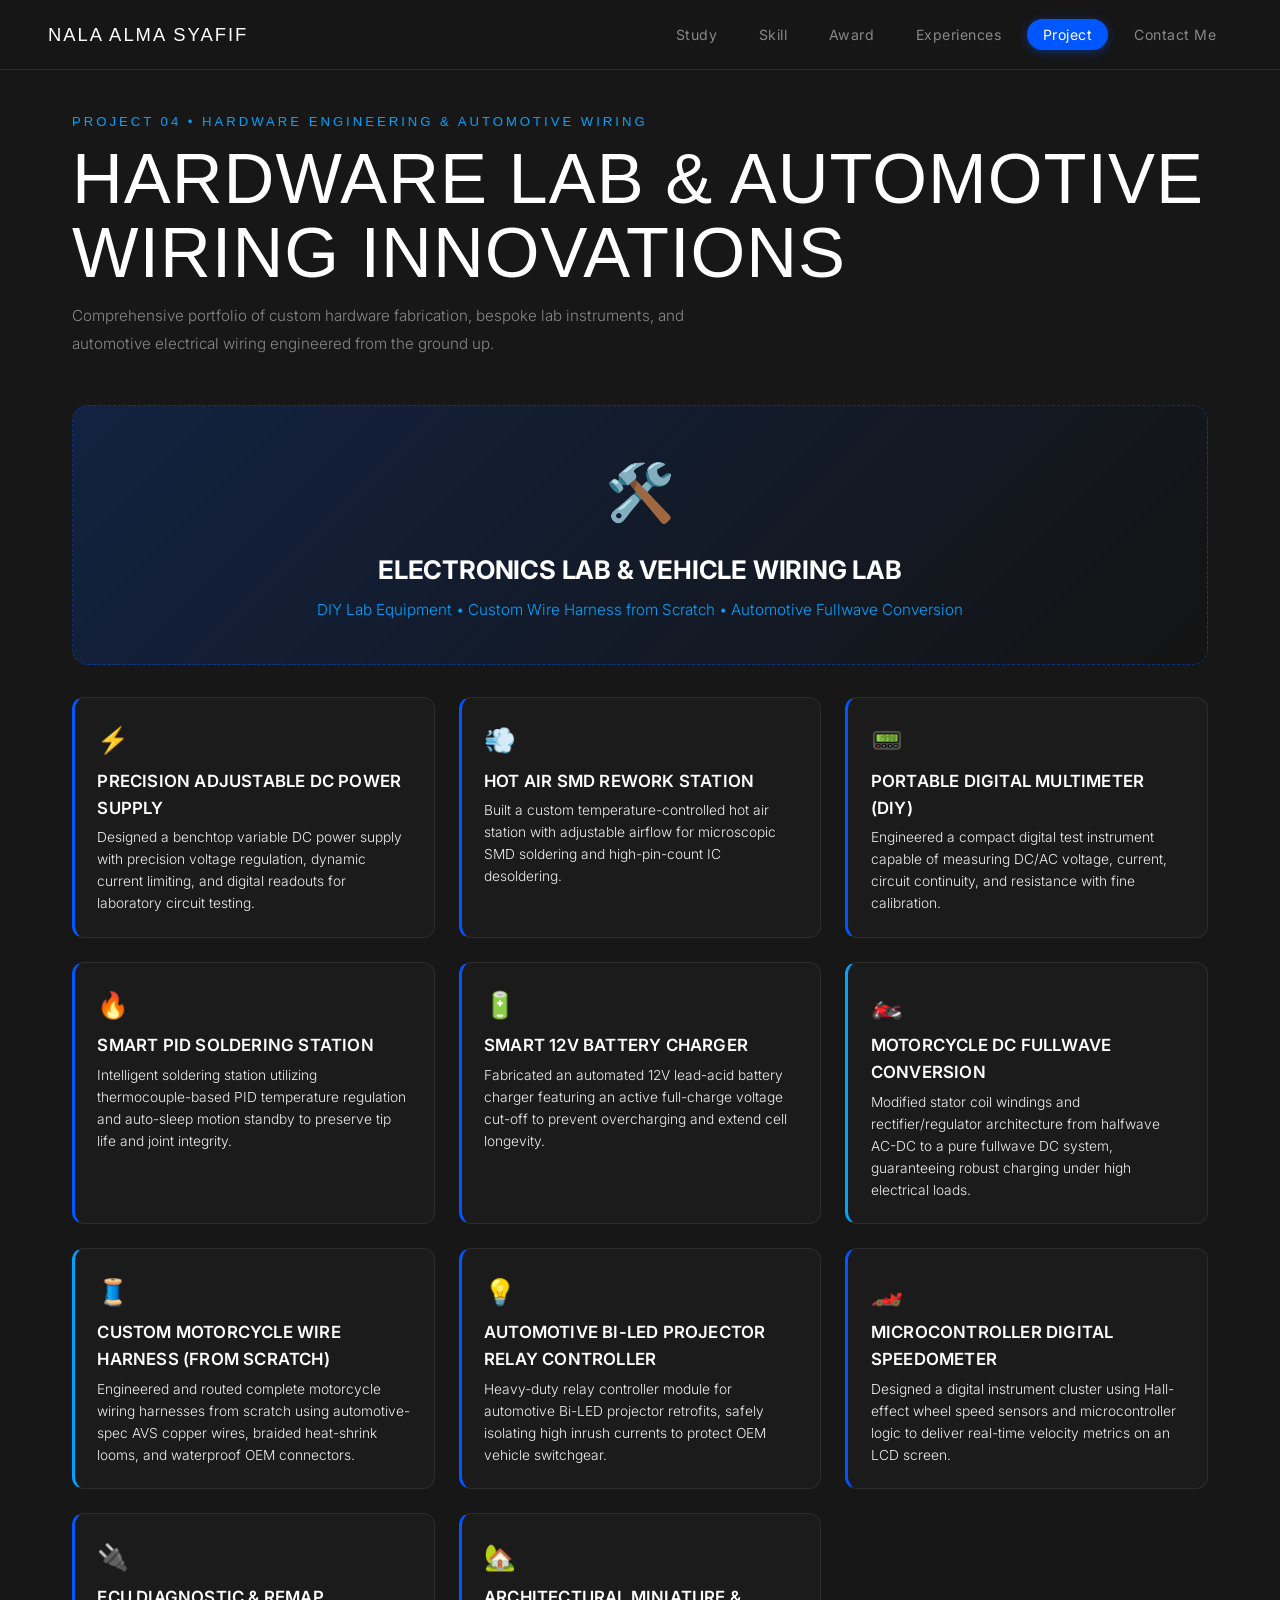
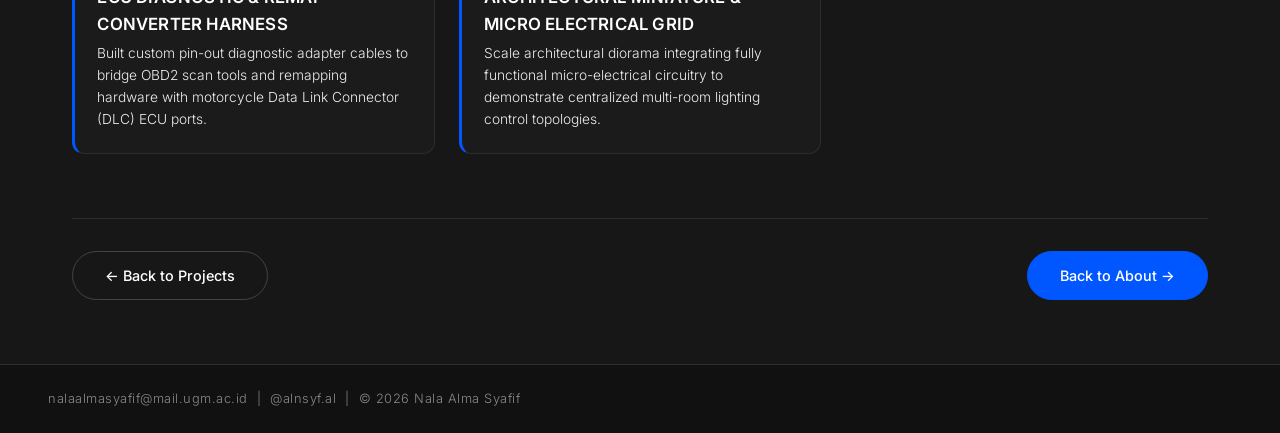
<file: project4.html>
<!DOCTYPE html>
<html lang="id">
<head>
    <meta charset="UTF-8">
    <meta name="viewport" content="width=device-width, initial-scale=1.0">
    <title>4th Project - Nala Alma Syafif</title>
    <link rel="stylesheet" href="style.css">
</head>
<body>
    <nav class="navbar">
        <a href="index.html" class="nav-brand">NALA ALMA SYAFIF</a>
        <button class="hamburger" onclick="this.classList.toggle('active'); document.querySelector('.nav-links').classList.toggle('open');">
            <span></span><span></span><span></span>
        </button>
        <ul class="nav-links">
            <li><a href="study.html" class="nav-link">Study</a></li>
            <li><a href="skills.html" class="nav-link">Skill</a></li>
            <li><a href="awards.html" class="nav-link">Award</a></li>
            <li><a href="experience.html" class="nav-link">Experiences</a></li>
            <li><a href="projects.html" class="nav-link active">Project</a></li>
            <li><a href="thankyou.html" class="nav-link">Contact Me</a></li>
        </ul>
    </nav>

    <main class="content-section">
        <div class="page-header">
            <p class="tag">Project 04 &bull; Hardware Engineering &amp; Automotive Wiring</p>
            <h1>HARDWARE LAB &amp; AUTOMOTIVE WIRING INNOVATIONS</h1>
            <p>Comprehensive portfolio of custom hardware fabrication, bespoke lab instruments, and automotive electrical wiring engineered from the ground up.</p>
        </div>

        <div class="project-detail">
            <div class="project-placeholder" style="background: linear-gradient(135deg, rgba(0, 87, 255, 0.18) 0%, rgba(20, 20, 20, 0.95) 100%); border-color: rgba(0, 87, 255, 0.45); height: auto; min-height: 260px;">
                <div style="text-align: center; padding: 2.5rem 1.5rem;">
                    <span style="font-size: 3.5rem;">🛠️</span>
                    <h3 style="font-family: 'Inter', sans-serif; font-weight: 700; font-size: 1.6rem; color: #FFFFFF; margin-top: 0.8rem; letter-spacing: -0.2px;">ELECTRONICS LAB &amp; VEHICLE WIRING LAB</h3>
                    <p style="color: var(--accent-light); font-size: 0.95rem; margin-top: 0.4rem;">DIY Lab Equipment &bull; Custom Wire Harness from Scratch &bull; Automotive Fullwave Conversion</p>
                </div>
            </div>
            
            <!-- Grid of 11+ Projects -->
            <div class="case-study-grid">
                
                <!-- 1. Power Supply Adjustable -->
                <div style="background: rgba(30, 30, 30, 0.7); border: 1px solid rgba(255, 255, 255, 0.08); border-left: 3px solid var(--accent); border-radius: 12px; padding: 1.4rem;">
                    <span style="font-size: 1.6rem;">⚡</span>
                    <h4 style="font-family: 'Inter', sans-serif; font-weight: 600; color: #FFFFFF; font-size: 1.05rem; letter-spacing: 0.2px; margin: 0.4rem 0 0.3rem;">PRECISION ADJUSTABLE DC POWER SUPPLY</h4>
                    <p style="font-size: 0.86rem; color: var(--text-secondary); line-height: 1.6;">Designed a benchtop variable DC power supply with precision voltage regulation, dynamic current limiting, and digital readouts for laboratory circuit testing.</p>
                </div>

                <!-- 2. Solder Uap (Hot Air Rework Station) -->
                <div style="background: rgba(30, 30, 30, 0.7); border: 1px solid rgba(255, 255, 255, 0.08); border-left: 3px solid var(--accent); border-radius: 12px; padding: 1.4rem;">
                    <span style="font-size: 1.6rem;">💨</span>
                    <h4 style="font-family: 'Inter', sans-serif; font-weight: 600; color: #FFFFFF; font-size: 1.05rem; letter-spacing: 0.2px; margin: 0.4rem 0 0.3rem;">HOT AIR SMD REWORK STATION</h4>
                    <p style="font-size: 0.86rem; color: var(--text-secondary); line-height: 1.6;">Built a custom temperature-controlled hot air station with adjustable airflow for microscopic SMD soldering and high-pin-count IC desoldering.</p>
                </div>

                <!-- 3. Multimeter Digital -->
                <div style="background: rgba(30, 30, 30, 0.7); border: 1px solid rgba(255, 255, 255, 0.08); border-left: 3px solid var(--accent); border-radius: 12px; padding: 1.4rem;">
                    <span style="font-size: 1.6rem;">📟</span>
                    <h4 style="font-family: 'Inter', sans-serif; font-weight: 600; color: #FFFFFF; font-size: 1.05rem; letter-spacing: 0.2px; margin: 0.4rem 0 0.3rem;">PORTABLE DIGITAL MULTIMETER (DIY)</h4>
                    <p style="font-size: 0.86rem; color: var(--text-secondary); line-height: 1.6;">Engineered a compact digital test instrument capable of measuring DC/AC voltage, current, circuit continuity, and resistance with fine calibration.</p>
                </div>

                <!-- 4. Solder Auto -->
                <div style="background: rgba(30, 30, 30, 0.7); border: 1px solid rgba(255, 255, 255, 0.08); border-left: 3px solid var(--accent); border-radius: 12px; padding: 1.4rem;">
                    <span style="font-size: 1.6rem;">🔥</span>
                    <h4 style="font-family: 'Inter', sans-serif; font-weight: 600; color: #FFFFFF; font-size: 1.05rem; letter-spacing: 0.2px; margin: 0.4rem 0 0.3rem;">SMART PID SOLDERING STATION</h4>
                    <p style="font-size: 0.86rem; color: var(--text-secondary); line-height: 1.6;">Intelligent soldering station utilizing thermocouple-based PID temperature regulation and auto-sleep motion standby to preserve tip life and joint integrity.</p>
                </div>

                <!-- 5. Cas Aki Otomatis -->
                <div style="background: rgba(30, 30, 30, 0.7); border: 1px solid rgba(255, 255, 255, 0.08); border-left: 3px solid var(--accent); border-radius: 12px; padding: 1.4rem;">
                    <span style="font-size: 1.6rem;">🔋</span>
                    <h4 style="font-family: 'Inter', sans-serif; font-weight: 600; color: #FFFFFF; font-size: 1.05rem; letter-spacing: 0.2px; margin: 0.4rem 0 0.3rem;">SMART 12V BATTERY CHARGER</h4>
                    <p style="font-size: 0.86rem; color: var(--text-secondary); line-height: 1.6;">Fabricated an automated 12V lead-acid battery charger featuring an active full-charge voltage cut-off to prevent overcharging and extend cell longevity.</p>
                </div>

                <!-- 6. Wiring Fullwave DC Sepeda Motor -->
                <div style="background: rgba(30, 30, 30, 0.7); border: 1px solid rgba(255, 255, 255, 0.08); border-left: 3px solid #00A3FF; border-radius: 12px; padding: 1.4rem;">
                    <span style="font-size: 1.6rem;">🏍️</span>
                    <h4 style="font-family: 'Inter', sans-serif; font-weight: 600; color: #FFFFFF; font-size: 1.05rem; letter-spacing: 0.2px; margin: 0.4rem 0 0.3rem;">MOTORCYCLE DC FULLWAVE CONVERSION</h4>
                    <p style="font-size: 0.86rem; color: var(--text-secondary); line-height: 1.6;">Modified stator coil windings and rectifier/regulator architecture from halfwave AC-DC to a pure fullwave DC system, guaranteeing robust charging under high electrical loads.</p>
                </div>

                <!-- 7. Pembuatan Kabel Body Custom dari Nol -->
                <div style="background: rgba(30, 30, 30, 0.7); border: 1px solid rgba(255, 255, 255, 0.08); border-left: 3px solid #00A3FF; border-radius: 12px; padding: 1.4rem;">
                    <span style="font-size: 1.6rem;">🧵</span>
                    <h4 style="font-family: 'Inter', sans-serif; font-weight: 600; color: #FFFFFF; font-size: 1.05rem; letter-spacing: 0.2px; margin: 0.4rem 0 0.3rem;">CUSTOM MOTORCYCLE WIRE HARNESS (FROM SCRATCH)</h4>
                    <p style="font-size: 0.86rem; color: var(--text-secondary); line-height: 1.6;">Engineered and routed complete motorcycle wiring harnesses from scratch using automotive-spec AVS copper wires, braided heat-shrink looms, and waterproof OEM connectors.</p>
                </div>

                <!-- 8. Relay Otomatis Bi-LED Motor & Mobil -->
                <div style="background: rgba(30, 30, 30, 0.7); border: 1px solid rgba(255, 255, 255, 0.08); border-left: 3px solid var(--accent); border-radius: 12px; padding: 1.4rem;">
                    <span style="font-size: 1.6rem;">💡</span>
                    <h4 style="font-family: 'Inter', sans-serif; font-weight: 600; color: #FFFFFF; font-size: 1.05rem; letter-spacing: 0.2px; margin: 0.4rem 0 0.3rem;">AUTOMOTIVE BI-LED PROJECTOR RELAY CONTROLLER</h4>
                    <p style="font-size: 0.86rem; color: var(--text-secondary); line-height: 1.6;">Heavy-duty relay controller module for automotive Bi-LED projector retrofits, safely isolating high inrush currents to protect OEM vehicle switchgear.</p>
                </div>

                <!-- 9. Speedometer Digital -->
                <div style="background: rgba(30, 30, 30, 0.7); border: 1px solid rgba(255, 255, 255, 0.08); border-left: 3px solid var(--accent); border-radius: 12px; padding: 1.4rem;">
                    <span style="font-size: 1.6rem;">🏎️</span>
                    <h4 style="font-family: 'Inter', sans-serif; font-weight: 600; color: #FFFFFF; font-size: 1.05rem; letter-spacing: 0.2px; margin: 0.4rem 0 0.3rem;">MICROCONTROLLER DIGITAL SPEEDOMETER</h4>
                    <p style="font-size: 0.86rem; color: var(--text-secondary); line-height: 1.6;">Designed a digital instrument cluster using Hall-effect wheel speed sensors and microcontroller logic to deliver real-time velocity metrics on an LCD screen.</p>
                </div>

                <!-- 10. Kabel Konverter ECU Diagnostic -->
                <div style="background: rgba(30, 30, 30, 0.7); border: 1px solid rgba(255, 255, 255, 0.08); border-left: 3px solid var(--accent); border-radius: 12px; padding: 1.4rem;">
                    <span style="font-size: 1.6rem;">🔌</span>
                    <h4 style="font-family: 'Inter', sans-serif; font-weight: 600; color: #FFFFFF; font-size: 1.05rem; letter-spacing: 0.2px; margin: 0.4rem 0 0.3rem;">ECU DIAGNOSTIC &amp; REMAP CONVERTER HARNESS</h4>
                    <p style="font-size: 0.86rem; color: var(--text-secondary); line-height: 1.6;">Built custom pin-out diagnostic adapter cables to bridge OBD2 scan tools and remapping hardware with motorcycle Data Link Connector (DLC) ECU ports.</p>
                </div>

                <!-- 11. Miniatur Rumah Pintar -->
                <div style="background: rgba(30, 30, 30, 0.7); border: 1px solid rgba(255, 255, 255, 0.08); border-left: 3px solid var(--accent); border-radius: 12px; padding: 1.4rem;">
                    <span style="font-size: 1.6rem;">🏡</span>
                    <h4 style="font-family: 'Inter', sans-serif; font-weight: 600; color: #FFFFFF; font-size: 1.05rem; letter-spacing: 0.2px; margin: 0.4rem 0 0.3rem;">ARCHITECTURAL MINIATURE &amp; MICRO ELECTRICAL GRID</h4>
                    <p style="font-size: 0.86rem; color: var(--text-secondary); line-height: 1.6;">Scale architectural diorama integrating fully functional micro-electrical circuitry to demonstrate centralized multi-room lighting control topologies.</p>
                </div>

            </div>
        </div>

        <div class="nav-buttons">
            <a href="projects.html" class="btn">&larr; Back to Projects</a>
            <a href="about.html" class="btn btn-primary">Back to About &rarr;</a>
        </div>
    </main>

    <footer class="footer">
        <p>nalaalmasyafif@mail.ugm.ac.id &nbsp;|&nbsp; @alnsyf.al &nbsp;|&nbsp; &copy; 2026 Nala Alma Syafif</p>
    </footer>
</body>
</html>
</file>
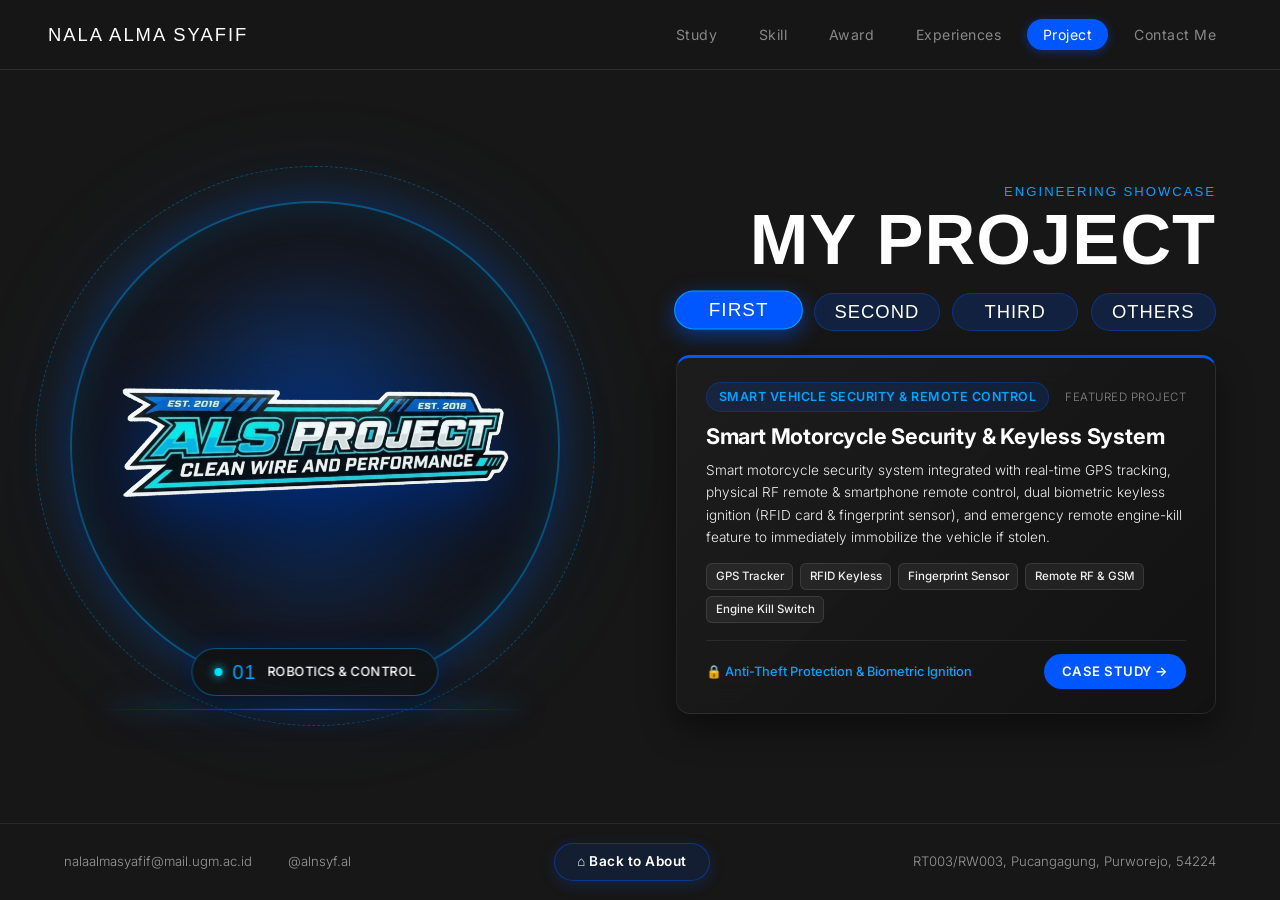
<file: projects.html>
<!DOCTYPE html>
<html lang="id">
<head>
    <meta charset="UTF-8">
    <meta name="viewport" content="width=device-width, initial-scale=1.0">
    <title>My Projects - Nala Alma Syafif</title>
    <link rel="stylesheet" href="style.css">
</head>
<body style="background-color: #171717;">
    <nav class="navbar" style="background: rgba(23, 23, 23, 0.9);">
        <a href="index.html" class="nav-brand">NALA ALMA SYAFIF</a>
        <button class="hamburger" onclick="this.classList.toggle('active'); document.querySelector('.nav-links').classList.toggle('open');">
            <span></span><span></span><span></span>
        </button>
        <ul class="nav-links">
            <li><a href="study.html" class="nav-link">Study</a></li>
            <li><a href="skills.html" class="nav-link">Skill</a></li>
            <li><a href="awards.html" class="nav-link">Award</a></li>
            <li><a href="experience.html" class="nav-link">Experiences</a></li>
            <li><a href="projects.html" class="nav-link active">Project</a></li>
            <li><a href="thankyou.html" class="nav-link">Contact Me</a></li>
        </ul>
    </nav>

    <main class="projects-hero">
        <div class="projects-hero-container">
            <div class="projects-hero-left">
                <div class="projects-ambient-glow"></div>
                <div class="projects-orbit-ring"></div>
                <div class="projects-blue-circle"></div>
                <img src="images/Logo.png" alt="My Project" class="projects-hero-img">
                <div class="projects-badge-card" id="projectBadge">
                    <span class="pill-pulse"></span>
                    <span class="badge-num" id="projectNum">01</span>
                    <span class="badge-cat" id="projectCategory">Robotics &amp; Control</span>
                </div>
                <div class="projects-pedestal-light"></div>
            </div>

            <div class="projects-hero-right">
                <div class="projects-header-wrap">
                    <span class="projects-tag">Engineering Showcase</span>
                    <h1 class="projects-hero-title">MY PROJECT</h1>
                </div>

                <div class="projects-pills-grid">
                    <button class="projects-pill-btn active" onclick="switchProject(0)">First</button>
                    <button class="projects-pill-btn" onclick="switchProject(1)">Second</button>
                    <button class="projects-pill-btn" onclick="switchProject(2)">Third</button>
                    <button class="projects-pill-btn" onclick="switchProject(3)">Others</button>
                </div>

                <!-- Dynamic Project Card -->
                <div class="project-showcase-card" id="showcaseCard">
                    <div class="showcase-top">
                        <span class="showcase-pill-tag" id="showcaseTag">Smart Vehicle Security &amp; Remote Control</span>
                        <span class="showcase-status">Featured Project</span>
                    </div>
                    <h3 class="showcase-title" id="showcaseTitle">Smart Motorcycle Security &amp; Keyless System</h3>
                    <p class="showcase-desc" id="showcaseDesc">
                        Smart motorcycle security system integrated with real-time GPS tracking, physical RF remote &amp; smartphone remote control, dual biometric keyless ignition (RFID card &amp; fingerprint sensor), and emergency remote engine-kill feature to immediately immobilize the vehicle if stolen.
                    </p>
                    <div class="showcase-tech-list" id="showcaseTech">
                        <span class="tech-tag">GPS Tracker</span>
                        <span class="tech-tag">RFID Keyless</span>
                        <span class="tech-tag">Fingerprint Sensor</span>
                        <span class="tech-tag">Remote RF &amp; GSM</span>
                        <span class="tech-tag">Engine Kill Switch</span>
                    </div>
                    <div class="showcase-actions">
                        <span class="showcase-highlight" id="showcaseHighlight">🔒 Anti-Theft Protection &amp; Biometric Ignition</span>
                        <a href="project1.html" class="showcase-link-btn" id="showcaseLink">Case Study &rarr;</a>
                    </div>
                </div>
            </div>
        </div>

        <div class="projects-bottom-bar">
            <div>
                <a href="mailto:nalaalmasyafif@mail.ugm.ac.id" target="_blank" rel="noopener noreferrer" style="color: inherit; text-decoration: none; transition: color 0.2s;" onmouseover="this.style.color='#00A3FF'" onmouseout="this.style.color='inherit'">nalaalmasyafif@mail.ugm.ac.id</a> &nbsp; &nbsp; &nbsp; &nbsp;
                <a  href="https://www.instagram.com/alnsyf.al?srtk=eDF1N3U3N2ViNHNv" target="_blank" rel="noopener noreferrer" style="color: inherit; text-decoration: none; transition: color 0.2s;" onmouseover="this.style.color='#00A3FF'" onmouseout="this.style.color='inherit'" style="margin-left: 2rem;">@alnsyf.al</a>
            </div>
            <div style="text-align: center;">
                <a href="about.html" class="btn btn-about-center" style="padding: 0.45rem 1.4rem; font-size: 0.85rem;">⌂ Back to About</a>
            </div>
            <div>
                <span>RT003/RW003, Pucangagung, Purworejo, 54224</span>
            </div>
        </div>
    </main>

    <script>
        const projects = [
            {
                num: "01",
                category: "Vehicle Security & IoT",
                tag: "Smart Vehicle Security & Remote Control",
                title: "Smart Motorcycle Security & Keyless System",
                desc: "Smart motorcycle security system integrated with real-time GPS tracking, physical RF remote & smartphone remote control, dual biometric keyless ignition (RFID card & fingerprint sensor), and emergency remote engine-kill feature to immediately immobilize the vehicle if stolen.",
                tech: ["GPS Tracker", "RFID Keyless", "Fingerprint Sensor", "Remote RF & GSM", "Engine Kill Switch"],
                highlight: "🔒 Anti-Theft Protection & Biometric Ignition",
                link: "project1.html"
            },
            {
                num: "02",
                category: "Home Automation & Web",
                tag: "Smart Home Automation System",
                title: "Smart Home & Appliance Control System",
                desc: "Intelligent smart home automation system designed to control electrical installations (lighting, multi-zone relays, and household appliances) seamlessly via physical wireless RF remote and an interactive JavaScript-driven Web Dashboard.",
                tech: ["JavaScript", "Web Dashboard", "RF Remote Control", "Relay Interfacing", "IoT Controller"],
                highlight: "💡 Dual-Control: Web App & Wireless Remote",
                link: "project2.html"
            },
            {
                num: "03",
                category: "Security & Sensor System",
                tag: "Intelligent Security & Alarm",
                title: "Night-Vision Motion Intruder Alarm System",
                desc: "Automated night-vision security and surveillance system that detects suspicious perimeter motion using high-precision sensors, instantly triggering high-decibel alarm sirens and security alerts.",
                tech: ["PIR Motion Sensor", "Night Vision Sensing", "Smart Alarm Siren", "Microcontroller", "Security Logic"],
                highlight: "🚨 Real-Time Intrusion Alert & Night Guard",
                link: "project3.html"
            },
            {
                num: "04",
                category: "Electronics & Automotive",
                tag: "Hardware Lab & Automotive Innovations",
                title: "Hardware Engineering & Automotive Wiring Lab",
                desc: "A hands-on engineering lab collection featuring custom electronics tools and automotive electrical systems: Precision Adjustable PSU, Hot Air Rework Station, DIY Digital Multimeter, Smart PID Soldering Station, Intelligent Battery Charger, Motorcycle DC Fullwave Conversion, From-Scratch Custom Wire Harnesses, Auto Bi-LED Projector Relay, Digital Speedometer, ECU Interface Converter Cable, & Smart Miniature House.",
                tech: ["Adjustable PSU", "Hot Air Rework", "Fullwave DC Wiring", "Custom Wire Harness", "Bi-LED Relay", "ECU Interface"],
                highlight: "⚡ 11+ Practical Engineering & Wiring Projects",
                link: "project4.html"
            }
        ];

        function switchProject(index) {
            const p = projects[index];
            const btns = document.querySelectorAll('.projects-pill-btn');
            btns.forEach((btn, i) => {
                if (i === index) btn.classList.add('active');
                else btn.classList.remove('active');
            });

            // Smooth transition on card
            const card = document.getElementById('showcaseCard');
            card.style.opacity = '0';
            card.style.transform = 'translateY(8px)';

            setTimeout(() => {
                document.getElementById('projectNum').textContent = p.num;
                document.getElementById('projectCategory').textContent = p.category;
                document.getElementById('showcaseTag').textContent = p.tag;
                document.getElementById('showcaseTitle').textContent = p.title;
                document.getElementById('showcaseDesc').textContent = p.desc;
                document.getElementById('showcaseHighlight').textContent = p.highlight;
                document.getElementById('showcaseLink').href = p.link;

                const techContainer = document.getElementById('showcaseTech');
                techContainer.innerHTML = p.tech.map(t => `<span class="tech-tag">${t}</span>`).join('');

                card.style.opacity = '1';
                card.style.transform = 'translateY(0)';
            }, 180);
        }
    </script>
</body>
</html>
</file>
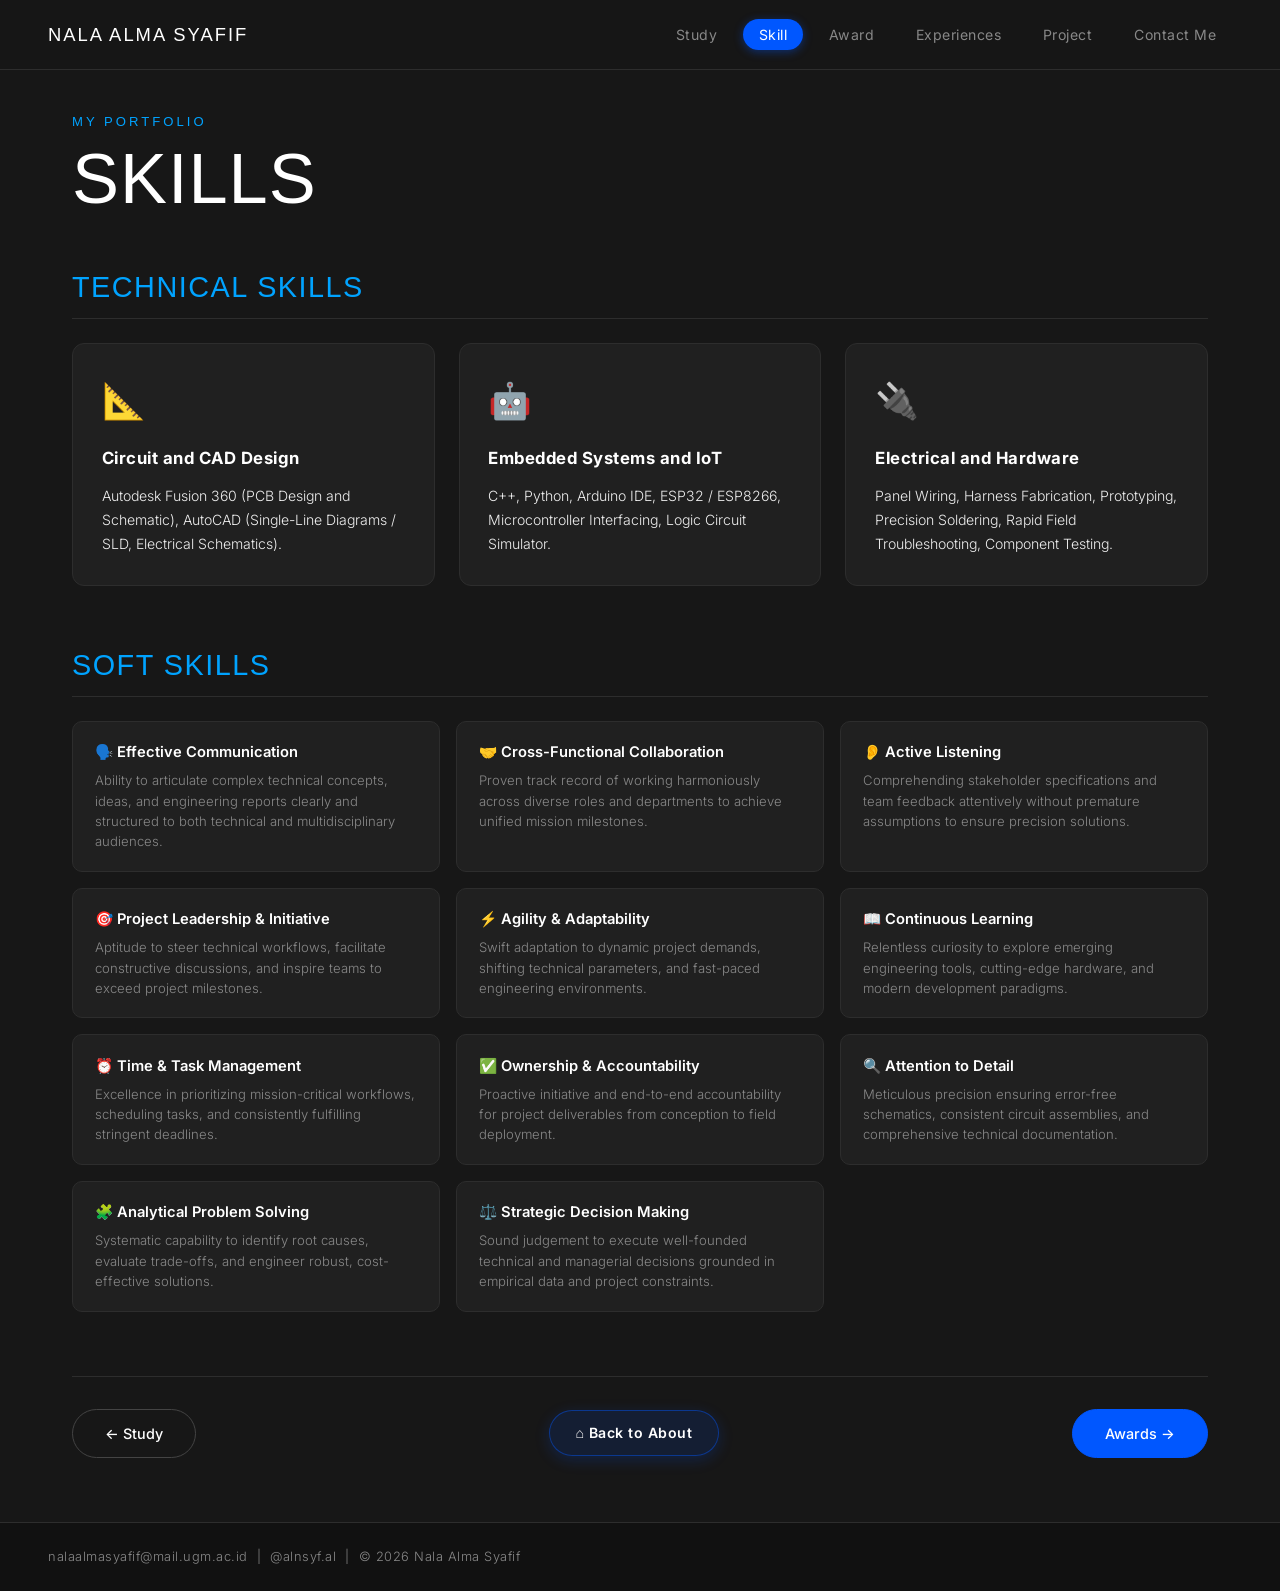
<file: skills.html>
<!DOCTYPE html>
<html lang="id">
<head>
    <meta charset="UTF-8">
    <meta name="viewport" content="width=device-width, initial-scale=1.0">
    <title>Skills - Nala Alma Syafif</title>
    <link rel="stylesheet" href="style.css">
</head>
<body>
    <nav class="navbar">
        <a href="index.html" class="nav-brand">NALA ALMA SYAFIF</a>
        <button class="hamburger" onclick="this.classList.toggle('active'); document.querySelector('.nav-links').classList.toggle('open');">
            <span></span><span></span><span></span>
        </button>
        <ul class="nav-links">
            <li><a href="study.html" class="nav-link">Study</a></li>
            <li><a href="skills.html" class="nav-link active">Skill</a></li>
            <li><a href="awards.html" class="nav-link">Award</a></li>
            <li><a href="experience.html" class="nav-link">Experiences</a></li>
            <li><a href="projects.html" class="nav-link">Project</a></li>
            <li><a href="thankyou.html" class="nav-link">Contact Me</a></li>
        </ul>
    </nav>

    <main class="content-section">
        <div class="page-header">
            <p class="tag">My Portfolio</p>
            <h1>SKILLS</h1>
        </div>

        <div class="skills-section">
            <h2>Technical Skills</h2>
            <div class="skills-grid">
                <div class="skill-card">
                    <div class="skill-icon">📐</div>
                    <h3>Circuit and CAD Design</h3>
                    <p>Autodesk Fusion 360 (PCB Design and Schematic), AutoCAD (Single-Line Diagrams / SLD, Electrical Schematics).</p>
                </div>
                <div class="skill-card">
                    <div class="skill-icon">🤖</div>
                    <h3>Embedded Systems and IoT</h3>
                    <p>C++, Python, Arduino IDE, ESP32 / ESP8266, Microcontroller Interfacing, Logic Circuit Simulator.</p>
                </div>
                <div class="skill-card">
                    <div class="skill-icon">🔌</div>
                    <h3>Electrical and Hardware</h3>
                    <p>Panel Wiring, Harness Fabrication, Prototyping, Precision Soldering, Rapid Field Troubleshooting, Component Testing.</p>
                </div>
            </div>
        </div>

        <div class="skills-section">
            <h2>Soft Skills</h2>
            <div class="soft-skills-list">
                <div class="soft-skill-item">
                    <h4>🗣️ Effective Communication</h4>
                    <p>Ability to articulate complex technical concepts, ideas, and engineering reports clearly and structured to both technical and multidisciplinary audiences.</p>
                </div>
                <div class="soft-skill-item">
                    <h4>🤝 Cross-Functional Collaboration</h4>
                    <p>Proven track record of working harmoniously across diverse roles and departments to achieve unified mission milestones.</p>
                </div>
                <div class="soft-skill-item">
                    <h4>👂 Active Listening</h4>
                    <p>Comprehending stakeholder specifications and team feedback attentively without premature assumptions to ensure precision solutions.</p>
                </div>
                <div class="soft-skill-item">
                    <h4>🎯 Project Leadership &amp; Initiative</h4>
                    <p>Aptitude to steer technical workflows, facilitate constructive discussions, and inspire teams to exceed project milestones.</p>
                </div>
                <div class="soft-skill-item">
                    <h4>⚡ Agility &amp; Adaptability</h4>
                    <p>Swift adaptation to dynamic project demands, shifting technical parameters, and fast-paced engineering environments.</p>
                </div>
                <div class="soft-skill-item">
                    <h4>📖 Continuous Learning</h4>
                    <p>Relentless curiosity to explore emerging engineering tools, cutting-edge hardware, and modern development paradigms.</p>
                </div>
                <div class="soft-skill-item">
                    <h4>⏰ Time &amp; Task Management</h4>
                    <p>Excellence in prioritizing mission-critical workflows, scheduling tasks, and consistently fulfilling stringent deadlines.</p>
                </div>
                <div class="soft-skill-item">
                    <h4>✅ Ownership &amp; Accountability</h4>
                    <p>Proactive initiative and end-to-end accountability for project deliverables from conception to field deployment.</p>
                </div>
                <div class="soft-skill-item">
                    <h4>🔍 Attention to Detail</h4>
                    <p>Meticulous precision ensuring error-free schematics, consistent circuit assemblies, and comprehensive technical documentation.</p>
                </div>
                <div class="soft-skill-item">
                    <h4>🧩 Analytical Problem Solving</h4>
                    <p>Systematic capability to identify root causes, evaluate trade-offs, and engineer robust, cost-effective solutions.</p>
                </div>
                <div class="soft-skill-item">
                    <h4>⚖️ Strategic Decision Making</h4>
                    <p>Sound judgement to execute well-founded technical and managerial decisions grounded in empirical data and project constraints.</p>
                </div>
            </div>
        </div>

        <div class="nav-buttons">
            <a href="study.html" class="btn">&larr; Study</a>
            <a href="about.html" class="btn btn-about-center">⌂ Back to About</a>
            <a href="awards.html" class="btn btn-primary">Awards &rarr;</a>
        </div>
    </main>

    <footer class="footer">
        <p><a href="mailto:nalaalmasyafif@mail.ugm.ac.id" target="_blank" rel="noopener noreferrer" style="color: inherit; text-decoration: none; transition: color 0.2s;" onmouseover="this.style.color='#00A3FF'" onmouseout="this.style.color='inherit'">nalaalmasyafif@mail.ugm.ac.id</a> &nbsp;|&nbsp; <a href="https://www.instagram.com/alnsyf.al?srtk=eDF1N3U3N2ViNHNv" target="_blank" rel="noopener noreferrer" style="color: inherit; text-decoration: none; transition: color 0.2s;" onmouseover="this.style.color='#00A3FF'" onmouseout="this.style.color='inherit'">@alnsyf.al</a> &nbsp;|&nbsp; &copy; 2026 Nala Alma Syafif</p>
    </footer>
</body>
</html>
</file>
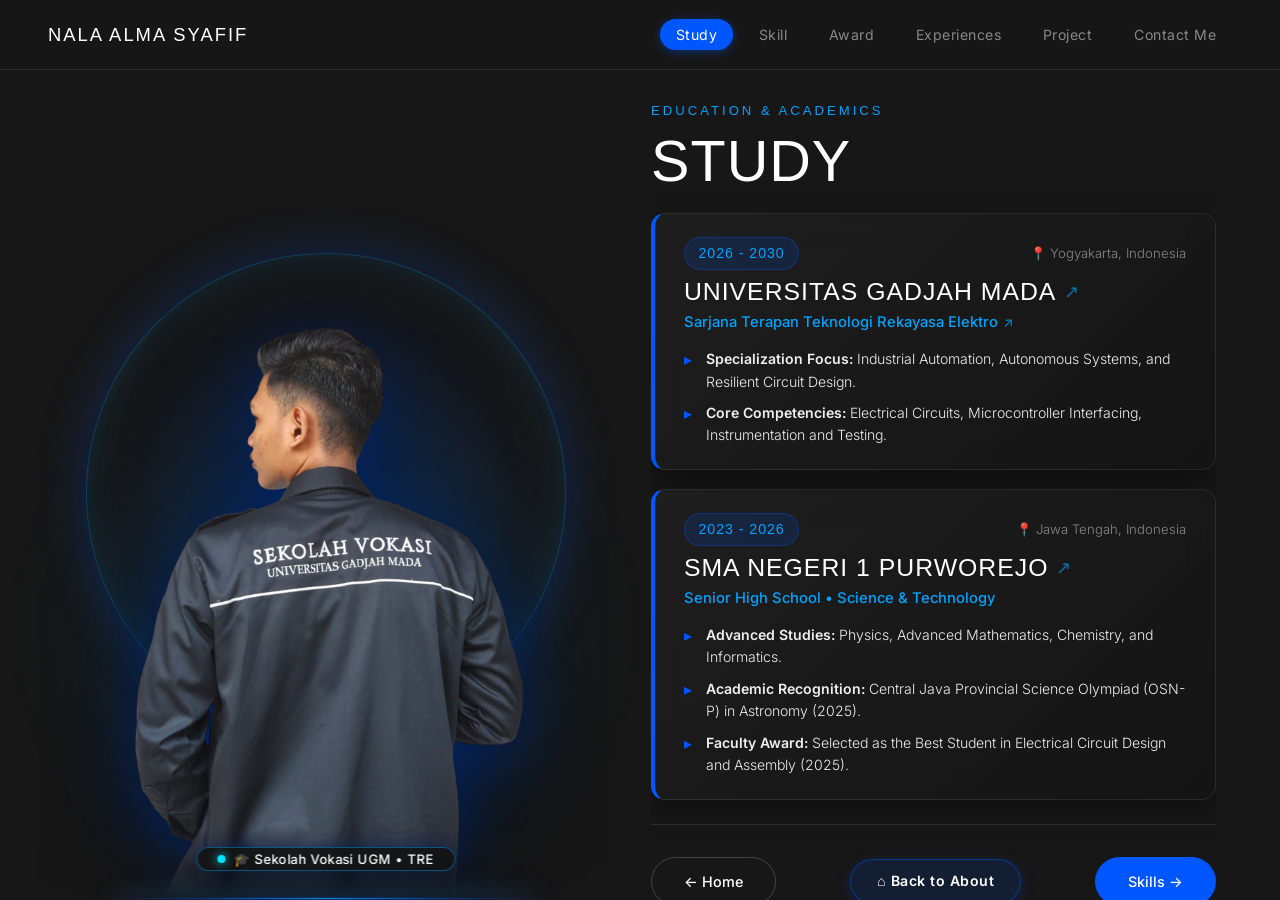
<file: study.html>
<!DOCTYPE html>
<html lang="id">
<head>
    <meta charset="UTF-8">
    <meta name="viewport" content="width=device-width, initial-scale=1.0">
    <title>Study - Nala Alma Syafif</title>
    <link rel="stylesheet" href="style.css">
</head>
<body>
    <nav class="navbar">
        <a href="index.html" class="nav-brand">NALA ALMA SYAFIF</a>
        <button class="hamburger" onclick="this.classList.toggle('active'); document.querySelector('.nav-links').classList.toggle('open');">
            <span></span><span></span><span></span>
        </button>
        <ul class="nav-links">
            <li><a href="study.html" class="nav-link active">Study</a></li>
            <li><a href="skills.html" class="nav-link">Skill</a></li>
            <li><a href="awards.html" class="nav-link">Award</a></li>
            <li><a href="experience.html" class="nav-link">Experiences</a></li>
            <li><a href="projects.html" class="nav-link">Project</a></li>
            <li><a href="thankyou.html" class="nav-link">Contact Me</a></li>
        </ul>
    </nav>

    <main class="study-hero">
        <div class="study-hero-container">
            <div class="study-image-wrapper">
                <div class="study-ambient-glow"></div>
                <div class="study-tech-circle"></div>
                <img src="images/Study.png" alt="Nala Alma Syafif" class="study-cutout-img">
                <div class="study-floating-pill">
                    <span class="pill-pulse"></span>
                    <span>🎓 Sekolah Vokasi UGM &bull; TRE</span>
                </div>
                <div class="study-pedestal-light"></div>
            </div>

            <div class="study-content">
                <div class="page-header" style="margin-bottom: 1.4rem;">
                    <p class="tag">Education & Academics</p>
                    <h1 style="font-size: clamp(2.6rem, 4.5vw, 4rem); margin-bottom: 0;">STUDY</h1>
                </div>

                <div class="study-cards-list">
                    <!-- UGM Card -->
                    <div class="study-card">
                        <div class="study-card-header">
                            <span class="study-year-pill">2026 - 2030</span>
                            <span class="study-location-tag">📍 Yogyakarta, Indonesia</span>
                        </div>
                        <h3 class="study-org-title">
                            <a href="https://ugm.ac.id/id" target="_blank" rel="noopener noreferrer" class="study-org-link">
                                Universitas Gadjah Mada <span class="external-icon">&#8599;</span>
                            </a>
                        </h3>
                        <p class="study-degree">
                            <a href="https://tre.sv.ugm.ac.id/" target="_blank" rel="noopener noreferrer" class="study-prodi-link">
                                Sarjana Terapan Teknologi Rekayasa Elektro <span class="prodi-arrow">&#8599;</span>
                            </a>
                        </p>
                        <div class="study-details">
                            <ul>
                                <li><strong>Specialization Focus:</strong> Industrial Automation, Autonomous Systems, and Resilient Circuit Design.</li>
                                <li><strong>Core Competencies:</strong> Electrical Circuits, Microcontroller Interfacing, Instrumentation and Testing.</li>
                            </ul>
                        </div>
                    </div>

                    <!-- SMA Card -->
                    <div class="study-card">
                        <div class="study-card-header">
                            <span class="study-year-pill">2023 - 2026</span>
                            <span class="study-location-tag">📍 Jawa Tengah, Indonesia</span>
                        </div>
                        <h3 class="study-org-title">
                            <a href="https://sman1purworejo.sch.id/" target="_blank" rel="noopener noreferrer" class="study-org-link">
                                SMA Negeri 1 Purworejo <span class="external-icon">&#8599;</span>
                            </a>
                        </h3>
                        <p class="study-degree">Senior High School &bull; Science & Technology</p>
                        <div class="study-details">
                            <ul>
                                <li><strong>Advanced Studies:</strong> Physics, Advanced Mathematics, Chemistry, and Informatics.</li>
                                <li><strong>Academic Recognition:</strong> Central Java Provincial Science Olympiad (OSN-P) in Astronomy (2025).</li>
                                <li><strong>Faculty Award:</strong> Selected as the Best Student in Electrical Circuit Design and Assembly (2025).</li>
                            </ul>
                        </div>
                    </div>
                </div>

                <div class="nav-buttons" style="margin-top: 1.5rem; margin-bottom: 0;">
                    <a href="index.html" class="btn">&larr; Home</a>
                    <a href="about.html" class="btn btn-about-center">⌂ Back to About</a>
                    <a href="skills.html" class="btn btn-primary">Skills &rarr;</a>
                </div>
            </div>
        </div>
    </main>
</body>
</html>
</file>
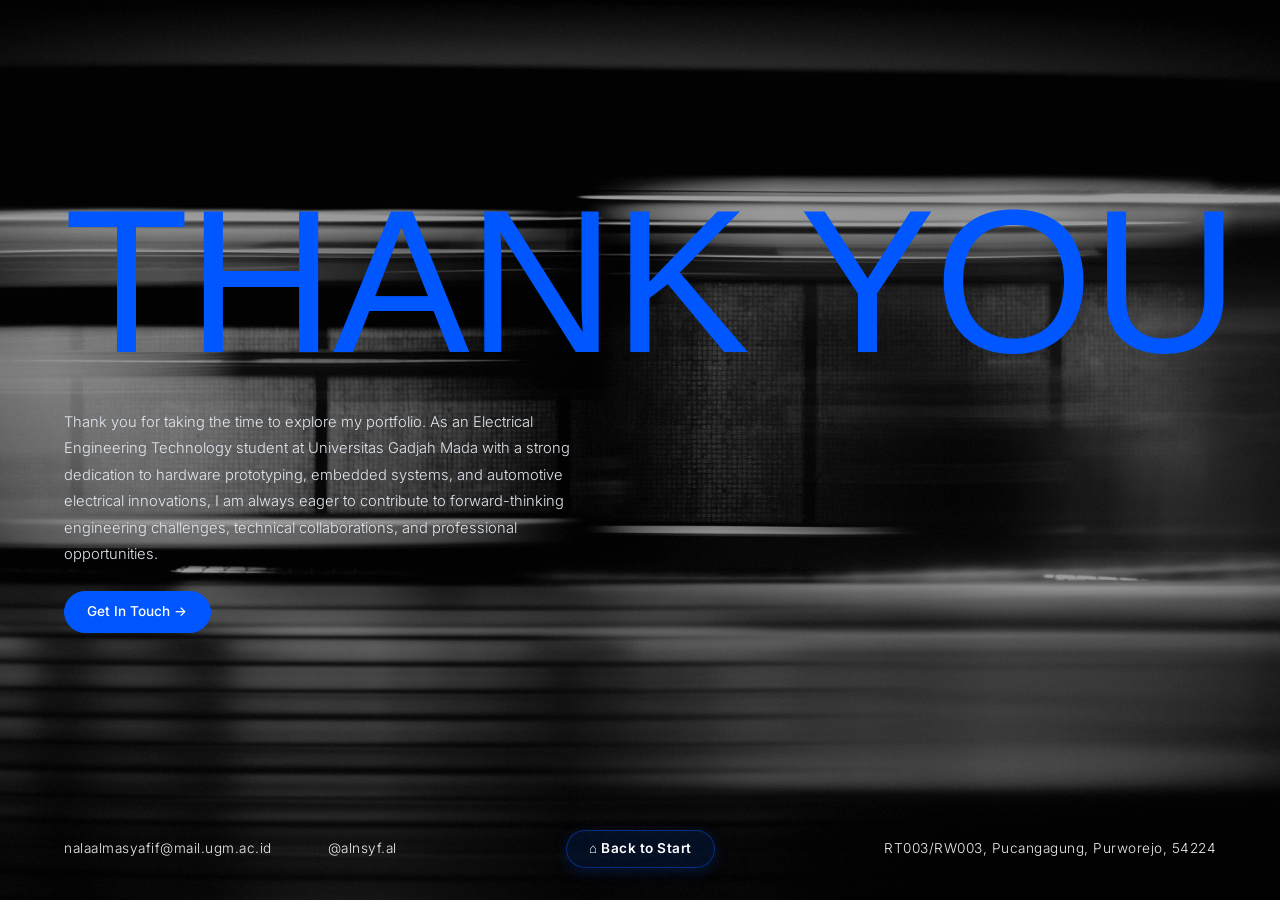
<file: thankyou.html>
<!DOCTYPE html>
<html lang="id">
<head>
    <meta charset="UTF-8">
    <meta name="viewport" content="width=device-width, initial-scale=1.0">
    <title>Contact Me - Nala Alma Syafif</title>
    <link rel="stylesheet" href="style.css">
</head>
<body style="background-color: #171717;">
    <main class="thankyou-layout">
        <div class="thankyou-bg"></div>
        <div class="thankyou-overlay"></div>

        <div class="thankyou-content-area">
            <h1 class="thankyou-giant-text">THANK YOU</h1>
            <div class="thankyou-desc-wrap">
                <p>
                    Thank you for taking the time to explore my portfolio. As an Electrical Engineering Technology student at Universitas Gadjah Mada with a strong dedication to hardware prototyping, embedded systems, and automotive electrical innovations, I am always eager to contribute to forward-thinking engineering challenges, technical collaborations, and professional opportunities.
                </p>
                <div style="margin-top: 1.5rem; display: flex; gap: 0.8rem; align-items: center;">
                    <a href="mailto:nalaalmasyafif@mail.ugm.ac.id" class="btn btn-primary" style="padding: 0.55rem 1.4rem; font-size: 0.85rem; border-radius: 9999px;">Get In Touch &rarr;</a>
                </div>
            </div>
        </div>

        <div class="thankyou-bottom-bar">
            <div class="thankyou-bottom-left">
                <a href="mailto:nalaalmasyafif@mail.ugm.ac.id" target="_blank" rel="noopener noreferrer" style="color: inherit; text-decoration: none; transition: color 0.2s;" onmouseover="this.style.color='#00A3FF'" onmouseout="this.style.color='inherit'">nalaalmasyafif@mail.ugm.ac.id</a>
                <a  href="https://www.instagram.com/alnsyf.al?srtk=eDF1N3U3N2ViNHNv" target="_blank" rel="noopener noreferrer" style="color: inherit; text-decoration: none; transition: color 0.2s;" onmouseover="this.style.color='#00A3FF'" onmouseout="this.style.color='inherit'" style="margin-left: 2rem;">@alnsyf.al</a>
            </div>
            <div style="text-align: center;">
                <a href="index.html" class="btn btn-about-center" style="padding: 0.45rem 1.4rem; font-size: 0.85rem;">⌂ Back to Start</a>
            </div>
            <div class="thankyou-bottom-right">
                <span>RT003/RW003, Pucangagung, Purworejo, 54224</span>
            </div>
        </div>
    </main>
</body>
</html>
</file>
<file: style.css>
@import url('https://fonts.googleapis.com/css2?family=Inter:wght@300;400;500;600;700;800&family=Playfair+Display:wght@700;900&display=swap');

* {
    margin: 0;
    padding: 0;
    box-sizing: border-box;
}

:root {
    --bg-primary: #171717;
    --bg-secondary: #111111;
    --bg-card: #202020;
    --bg-card-hover: #262626;
    --text-primary: #FFFFFF;
    --text-secondary: #EFEFEF;
    --text-muted: #888888;
    --accent: #0057FF;
    --accent-light: #00A3FF;
    --accent-hover: #0070FF;
    --border: #2D2D2D;
    --border-hover: #444444;
}

html {
    scroll-behavior: smooth;
    overflow-x: hidden;
    width: 100%;
}

body {
    font-family: 'Inter', -apple-system, BlinkMacSystemFont, 'Segoe UI', Roboto, sans-serif;
    font-weight: 300;
    background-color: var(--bg-primary);
    color: var(--text-secondary);
    line-height: 1.6;
    animation: fadeIn 0.5s ease-out;
    min-height: 100vh;
    display: flex;
    flex-direction: column;
    overflow-x: hidden;
    width: 100%;
}

img {
    max-width: 100%;
    height: auto;
}

.case-study-grid {
    margin-top: 2rem;
    display: grid;
    grid-template-columns: repeat(auto-fit, minmax(280px, 1fr));
    gap: 1.5rem;
}

@keyframes fadeIn {
    from { opacity: 0; transform: translateY(8px); }
    to { opacity: 1; transform: translateY(0); }
}

@keyframes slideUp {
    from { opacity: 0; transform: translateY(25px); }
    to { opacity: 1; transform: translateY(0); }
}

@keyframes slideLeft {
    from { opacity: 0; transform: translateX(25px); }
    to { opacity: 1; transform: translateX(0); }
}

/* Scrollbar */
::-webkit-scrollbar { width: 8px; }
::-webkit-scrollbar-track { background: var(--bg-primary); }
::-webkit-scrollbar-thumb { background: #333; border-radius: 4px; }
::-webkit-scrollbar-thumb:hover { background: #555; }

/* ============================================================
   NAVBAR
   ============================================================ */
.navbar {
    position: fixed;
    top: 0;
    left: 0;
    right: 0;
    z-index: 1000;
    background: rgba(23, 23, 23, 0.92);
    backdrop-filter: blur(16px);
    -webkit-backdrop-filter: blur(16px);
    border-bottom: 1px solid var(--border);
    padding: 0 3rem;
    height: 70px;
    display: flex;
    align-items: center;
    justify-content: space-between;
}

.nav-brand {
    font-family: 'Impact', 'Arial Black', sans-serif;
    font-size: 1.15rem;
    letter-spacing: 2px;
    color: var(--text-primary);
    text-decoration: none;
    text-transform: uppercase;
    transition: color 0.3s;
}

.nav-brand:hover {
    color: var(--accent-light);
}

.nav-links {
    display: flex;
    align-items: center;
    gap: 0.6rem;
    list-style: none;
}

.nav-link {
    color: var(--text-muted);
    text-decoration: none;
    font-size: 0.88rem;
    font-weight: 400;
    padding: 0.45rem 1rem;
    border-radius: 20px;
    transition: all 0.25s ease;
    letter-spacing: 0.5px;
}

.nav-link:hover {
    color: var(--text-primary);
    background: rgba(255, 255, 255, 0.08);
}

.nav-link.active {
    color: #FFFFFF;
    background: var(--accent);
    box-shadow: 0 2px 10px rgba(0, 87, 255, 0.4);
}

.hamburger {
    display: none;
    flex-direction: column;
    gap: 5px;
    cursor: pointer;
    background: none;
    border: none;
    padding: 5px;
}

.hamburger span {
    width: 24px;
    height: 2px;
    background: var(--text-primary);
    transition: all 0.3s ease;
}

.hamburger.active span:nth-child(1) {
    transform: translateY(7px) rotate(45deg);
}

.hamburger.active span:nth-child(2) {
    opacity: 0;
}

.hamburger.active span:nth-child(3) {
    transform: translateY(-7px) rotate(-45deg);
}

/* ============================================================
   HERO SECTION (HOME - index.html)
   ============================================================ */
.hero {
    min-height: 100vh;
    display: flex;
    align-items: center;
    justify-content: center;
    position: relative;
    overflow: hidden;
}

.hero-bg {
    position: absolute;
    top: 0; left: 0; right: 0; bottom: 0;
    background-size: cover;
    background-position: center;
    background-repeat: no-repeat;
    opacity: 0.35;
}

.hero-overlay {
    position: absolute;
    top: 0; left: 0; right: 0; bottom: 0;
    background: radial-gradient(circle at center, rgba(23, 23, 23, 0.65) 0%, rgba(23, 23, 23, 0.95) 100%);
}

.hero-content {
    position: relative;
    z-index: 2;
    display: flex;
    align-items: stretch;
    justify-content: space-between;
    max-width: 1300px;
    width: 100%;
    padding: 2rem 3rem 0;
    gap: 4rem;
}

.hero-text {
    flex: 1.1;
    align-self: center;
    animation: slideUp 0.8s ease-out 0.1s both;
}

.hero-text .subtitle {
    font-family: 'Impact', 'Arial Black', sans-serif;
    font-size: 0.85rem;
    letter-spacing: 3px;
    text-transform: uppercase;
    color: var(--accent-light);
    margin-bottom: 0.8rem;
}

.hero-text h1 {
    font-family: 'Impact', 'Arial Black', sans-serif;
    font-size: clamp(4.5rem, 8.5vw, 8rem);
    font-weight: normal;
    color: var(--accent);
    letter-spacing: -2px;
    line-height: 0.92;
    margin-bottom: 1.8rem;
    text-transform: uppercase;
}

.hero-text .info-lines {
    font-size: 0.98rem;
    color: var(--text-secondary);
    line-height: 1.85;
    margin-bottom: 1.8rem;
}

.hero-text .name-big {
    font-family: 'Impact', 'Arial Black', sans-serif;
    font-size: 1.6rem;
    font-weight: normal;
    letter-spacing: 2px;
    color: var(--text-primary);
    margin-bottom: 0.3rem;
    text-transform: uppercase;
}

.hero-text .contact-info {
    font-size: 0.85rem;
    color: var(--text-muted);
    margin-bottom: 2.2rem;
}

.hero-image {
    flex: 1.25;
    max-width: 650px;
    position: relative;
    display: flex;
    justify-content: center;
    align-items: flex-end;
    align-self: flex-end;
    line-height: 0;
    height: 100%;
    animation: slideLeft 0.8s ease-out 0.2s both;
}

.hero-ambient-glow {
    position: absolute;
    width: 480px;
    height: 480px;
    background: radial-gradient(circle, rgba(0, 87, 255, 0.42) 0%, rgba(0, 163, 255, 0.16) 45%, transparent 70%);
    border-radius: 50%;
    z-index: 1;
    bottom: 5%;
    filter: blur(60px);
    pointer-events: none;
    animation: pulseGlow 6s ease-in-out infinite alternate;
}

.hero-person-img {
    position: relative;
    z-index: 2;
    display: block;
    height: calc(100vh - 20px) !important;
    max-height: 940px;
    width: auto !important;
    max-width: 105%;
    object-fit: contain;
    object-position: bottom center;
    vertical-align: bottom;
    margin-bottom: 0;
    background: transparent !important;
    border: none !important;
    border-radius: 0 !important;
    box-shadow: none !important;
    filter: drop-shadow(0 20px 35px rgba(0, 87, 255, 0.35)) drop-shadow(0 25px 45px rgba(0, 0, 0, 0.85));
    -webkit-mask-image: linear-gradient(to bottom, #000000 92%, rgba(0, 0, 0, 0) 100%);
    mask-image: linear-gradient(to bottom, #000000 92%, rgba(0, 0, 0, 0) 100%);
    /* ATUR BESAR-KECIL FOTO HOME DI SINI */
    transform: scale(1.10) translateY(-10px);
    transform-origin: bottom center;
    pointer-events: none;
    transition: all 0.3s ease;
}

.hero-floating-pill {
    position: absolute;
    bottom: 1.8rem;
    left: 50%;
    transform: translateX(-50%);
    z-index: 10;
    display: inline-flex;
    align-items: center;
    gap: 0.55rem;
    background: rgba(18, 18, 18, 0.82);
    backdrop-filter: blur(14px);
    -webkit-backdrop-filter: blur(14px);
    border: 1px solid rgba(0, 163, 255, 0.45);
    box-shadow: 0 10px 30px rgba(0, 0, 0, 0.6), 0 0 20px rgba(0, 87, 255, 0.25);
    padding: 0.45rem 1.25rem;
    border-radius: 9999px;
    font-size: 0.82rem;
    font-weight: 500;
    color: #FFFFFF;
    letter-spacing: 0.4px;
    white-space: nowrap;
    animation: slideUp 0.8s ease-out;
    pointer-events: none;
}

.hero-pedestal-light {
    position: absolute;
    bottom: 0;
    left: 50%;
    transform: translateX(-50%);
    width: 85%;
    max-width: 440px;
    height: 3px;
    background: radial-gradient(ellipse at center, rgba(0, 163, 255, 0.85) 0%, rgba(0, 87, 255, 0.4) 45%, transparent 75%);
    box-shadow: 0 -3px 20px rgba(0, 163, 255, 0.7), 0 0 35px rgba(0, 87, 255, 0.5);
    z-index: 3;
    border-radius: 50%;
    pointer-events: none;
}


/* ============================================================
   ABOUT PAGE (PPT SLIDE 2 LAYOUT)
   ============================================================ */
.about-hero {
    height: 100vh;
    min-height: 600px;
    display: flex;
    align-items: stretch;
    position: relative;
    overflow: hidden;
    background-color: var(--bg-primary);
    padding-top: 70px;
}

.about-hero-container {
    width: 100%;
    max-width: 1550px;
    margin: 0 auto;
    padding: 1.5rem 4rem 0;
    display: flex;
    align-items: stretch;
    justify-content: space-between;
    position: relative;
    z-index: 2;
    height: calc(100vh - 70px);
}

.about-hero-left {
    flex: 1.1;
    max-width: 650px;
    z-index: 3;
    align-self: center;
    padding: 1.5rem 0;
    animation: slideUp 0.8s ease-out;
}

.about-hero-title {
    font-family: 'Impact', 'Arial Black', sans-serif;
    font-size: clamp(3.2rem, 5.5vw, 5.5rem);
    color: #ffffff;
    line-height: 0.95;
    letter-spacing: 0.5px;
    margin-bottom: 1.6rem;
    text-transform: uppercase;
}

.about-hero-bio {
    font-family: 'Inter', -apple-system, BlinkMacSystemFont, 'Segoe UI', Roboto, sans-serif;
    font-weight: 300;
    font-size: 0.88rem;
    line-height: 1.7;
    color: #EFEFEF;
    text-align: justify;
    margin-bottom: 2.8rem;
    max-width: 580px;
}

.about-pills-grid {
    display: grid;
    grid-template-columns: repeat(2, 1fr);
    gap: 1.1rem 1.5rem;
    max-width: 480px;
}

.about-pills-grid .about-pill-btn:last-child {
    grid-column: 1 / -1;
    justify-self: center;
    min-width: 210px;
}

.about-pill-btn {
    display: inline-flex;
    align-items: center;
    justify-content: center;
    background-color: #0057FF;
    color: #ffffff;
    font-family: 'Impact', 'Arial Black', sans-serif;
    font-size: 1.6rem;
    letter-spacing: 1.5px;
    text-transform: uppercase;
    text-decoration: none;
    padding: 0.65rem 2rem;
    border-radius: 9999px;
    transition: all 0.25s ease;
    box-shadow: 0 4px 15px rgba(0, 87, 255, 0.35);
}

.about-pill-btn:hover {
    background-color: #0070FF;
    transform: translateY(-2px) scale(1.02);
    box-shadow: 0 8px 25px rgba(0, 87, 255, 0.5);
    color: #ffffff;
}

.about-hero-right {
    flex: 1.25;
    max-width: 650px;
    position: relative;
    display: flex;
    align-items: flex-end;
    justify-content: center;
    align-self: flex-end;
    line-height: 0;
    height: 100%;
}

.about-ambient-glow {
    position: absolute;
    width: 480px;
    height: 480px;
    background: radial-gradient(circle, rgba(0, 87, 255, 0.42) 0%, rgba(0, 163, 255, 0.16) 45%, transparent 70%);
    border-radius: 50%;
    z-index: 1;
    bottom: 5%;
    filter: blur(60px);
    pointer-events: none;
    animation: pulseGlow 6s ease-in-out infinite alternate;
}

.about-tech-circle {
    position: absolute;
    width: 480px;
    height: 480px;
    border-radius: 50%;
    background: radial-gradient(circle, rgba(0, 87, 255, 0.22) 0%, rgba(0, 20, 90, 0.05) 55%, transparent 72%);
    border: 1.5px solid rgba(0, 163, 255, 0.3);
    box-shadow: 0 0 50px rgba(0, 87, 255, 0.25), inset 0 0 35px rgba(0, 163, 255, 0.15);
    top: 50%;
    left: 50%;
    transform: translate(-50%, -50%);
    z-index: 1;
    pointer-events: none;
    animation: techCirclePulse 8s ease-in-out infinite alternate;
}

.about-floating-pill {
    position: absolute;
    bottom: 1.8rem;
    left: 50%;
    transform: translateX(-50%);
    z-index: 10;
    display: inline-flex;
    align-items: center;
    gap: 0.55rem;
    background: rgba(18, 18, 18, 0.82);
    backdrop-filter: blur(14px);
    -webkit-backdrop-filter: blur(14px);
    border: 1px solid rgba(0, 163, 255, 0.45);
    box-shadow: 0 10px 30px rgba(0, 0, 0, 0.6), 0 0 20px rgba(0, 87, 255, 0.25);
    padding: 0.45rem 1.25rem;
    border-radius: 9999px;
    font-size: 0.82rem;
    font-weight: 500;
    color: #FFFFFF;
    letter-spacing: 0.4px;
    white-space: nowrap;
    animation: slideUp 0.8s ease-out;
    pointer-events: none;
}

.about-pedestal-light {
    position: absolute;
    bottom: 0;
    left: 50%;
    transform: translateX(-50%);
    width: 85%;
    max-width: 440px;
    height: 3px;
    background: radial-gradient(ellipse at center, rgba(0, 163, 255, 0.85) 0%, rgba(0, 87, 255, 0.4) 45%, transparent 75%);
    box-shadow: 0 -3px 20px rgba(0, 163, 255, 0.7), 0 0 35px rgba(0, 87, 255, 0.5);
    z-index: 3;
    border-radius: 50%;
    pointer-events: none;
}

.about-hero-person {
    position: relative;
    z-index: 2;
    display: block;
    height: calc(100vh - 70px) !important;
    max-height: 930px;
    width: auto !important;
    max-width: 105%;
    object-fit: contain;
    object-position: bottom center;
    vertical-align: bottom;
    margin-bottom: 0;
    background: transparent !important;
    border: none !important;
    border-radius: 0 !important;
    box-shadow: none !important;
    filter: drop-shadow(0 20px 35px rgba(0, 87, 255, 0.35)) drop-shadow(0 25px 45px rgba(0, 0, 0, 0.85));
    -webkit-mask-image: linear-gradient(to bottom, #000000 92%, rgba(0, 0, 0, 0) 100%);
    mask-image: linear-gradient(to bottom, #000000 92%, rgba(0, 0, 0, 0) 100%);
    /* ATUR BESAR-KECIL & POSISI FOTO ABOUT DI SINI */
    transform: scale(1.10) translateY(-10px);
    transform-origin: bottom center;
    pointer-events: none;
    transition: all 0.3s ease;
}

/* ============================================================
   PROJECTS OVERVIEW PAGE (PPT SLIDE 7 LAYOUT)
   ============================================================ */
.projects-hero {
    min-height: 100vh;
    display: flex;
    flex-direction: column;
    justify-content: space-between;
    background-color: #171717;
    position: relative;
    overflow: hidden;
    padding-top: 70px;
}

.projects-hero-container {
    width: 100%;
    max-width: 1550px;
    margin: 0 auto;
    padding: 2rem 4rem;
    display: flex;
    align-items: center;
    justify-content: space-between;
    flex: 1;
    position: relative;
    z-index: 2;
    gap: 3rem;
}

.projects-hero-left {
    flex: 1;
    position: relative;
    display: flex;
    align-items: center;
    justify-content: center;
    min-height: 550px;
}

.projects-ambient-glow {
    position: absolute;
    width: 520px;
    height: 520px;
    background: radial-gradient(circle, rgba(0, 87, 255, 0.45) 0%, rgba(0, 163, 255, 0.18) 45%, transparent 70%);
    border-radius: 50%;
    top: 50%;
    left: 50%;
    transform: translate(-50%, -50%);
    filter: blur(60px);
    pointer-events: none;
    z-index: 1;
    animation: pulseGlow 6s ease-in-out infinite alternate;
}

.projects-orbit-ring {
    position: absolute;
    width: 560px;
    height: 560px;
    border: 1.5px dashed rgba(0, 163, 255, 0.35);
    border-radius: 50%;
    top: 50%;
    left: 50%;
    transform: translate(-50%, -50%);
    animation: rotateOrbit 25s linear infinite;
    z-index: 2;
    pointer-events: none;
}

@keyframes rotateOrbit {
    0% { transform: translate(-50%, -50%) rotate(0deg); }
    100% { transform: translate(-50%, -50%) rotate(360deg); }
}

.projects-badge-card {
    position: absolute;
    bottom: 25px;
    left: 50%;
    transform: translateX(-50%);
    background: rgba(18, 18, 18, 0.82);
    border: 1px solid rgba(0, 163, 255, 0.45);
    border-radius: 9999px;
    padding: 0.45rem 1.35rem;
    backdrop-filter: blur(14px);
    -webkit-backdrop-filter: blur(14px);
    z-index: 10;
    display: inline-flex;
    align-items: center;
    gap: 0.65rem;
    box-shadow: 0 10px 30px rgba(0, 0, 0, 0.6), 0 0 20px rgba(0, 87, 255, 0.25);
    animation: slideUp 0.6s ease-out;
    white-space: nowrap;
}

.badge-num {
    font-family: 'Impact', 'Arial Black', sans-serif;
    font-size: 1.25rem;
    color: #00A3FF;
    letter-spacing: 1px;
}

.badge-cat {
    font-size: 0.8rem;
    font-weight: 500;
    color: #FFFFFF;
    text-transform: uppercase;
    letter-spacing: 0.5px;
}

.projects-blue-circle {
    position: absolute;
    width: 490px;
    height: 490px;
    border-radius: 50%;
    background: radial-gradient(circle, rgba(0, 87, 255, 0.28) 0%, rgba(20, 20, 30, 0.75) 55%, rgba(18, 18, 18, 0.95) 100%);
    border: 2px solid rgba(0, 163, 255, 0.45);
    box-shadow: 0 0 50px rgba(0, 87, 255, 0.3), inset 0 0 40px rgba(0, 163, 255, 0.18);
    top: 50%;
    left: 50%;
    transform: translate(-50%, -50%);
    z-index: 2;
    backdrop-filter: blur(14px);
    -webkit-backdrop-filter: blur(14px);
    pointer-events: none;
}

.projects-pedestal-light {
    position: absolute;
    bottom: 10px;
    left: 50%;
    transform: translateX(-50%);
    width: 85%;
    max-width: 440px;
    height: 3px;
    background: radial-gradient(ellipse at center, rgba(0, 163, 255, 0.85) 0%, rgba(0, 87, 255, 0.4) 45%, transparent 75%);
    box-shadow: 0 -3px 20px rgba(0, 163, 255, 0.7), 0 0 35px rgba(0, 87, 255, 0.5);
    z-index: 3;
    border-radius: 50%;
    pointer-events: none;
}

.projects-hero-img {
    position: relative;
    z-index: 3;
    max-width: 82%;
    max-height: 440px;
    object-fit: contain;
    filter: drop-shadow(0 20px 35px rgba(0, 87, 255, 0.4)) drop-shadow(0 25px 45px rgba(0, 0, 0, 0.85));
    transition: all 0.35s ease;
}

.projects-hero-right {
    flex: 1.2;
    max-width: 620px;
    display: flex;
    flex-direction: column;
    align-items: flex-end;
    text-align: right;
    z-index: 3;
    animation: slideUp 0.8s ease-out;
}

.projects-header-wrap {
    text-align: right;
    margin-bottom: 1.2rem;
}

.projects-tag {
    font-family: 'Impact', 'Arial Black', sans-serif;
    font-size: 0.82rem;
    letter-spacing: 2px;
    text-transform: uppercase;
    color: var(--accent-light);
    display: inline-block;
    margin-bottom: 0.3rem;
}

.projects-hero-title {
    font-family: 'Impact', 'Arial Black', sans-serif;
    font-size: clamp(3.2rem, 5.5vw, 5.5rem);
    color: #ffffff;
    line-height: 0.95;
    letter-spacing: 1px;
    margin-bottom: 0;
    text-transform: uppercase;
}

.projects-pills-grid {
    display: grid;
    grid-template-columns: repeat(4, 1fr);
    gap: 0.8rem;
    width: 100%;
    max-width: 540px;
    margin-bottom: 1.5rem;
}

.projects-pill-btn {
    display: inline-flex;
    align-items: center;
    justify-content: center;
    background-color: rgba(0, 87, 255, 0.18);
    border: 1.5px solid rgba(0, 87, 255, 0.35);
    color: #ffffff;
    font-family: 'Impact', 'Arial Black', sans-serif;
    font-size: 1.15rem;
    letter-spacing: 1px;
    text-transform: uppercase;
    text-decoration: none;
    padding: 0.45rem 0.6rem;
    border-radius: 9999px;
    transition: all 0.25s cubic-bezier(0.16, 1, 0.3, 1);
    cursor: pointer;
}

.projects-pill-btn:hover,
.projects-pill-btn.active {
    background-color: #0057FF;
    border-color: #00A3FF;
    transform: translateY(-2px) scale(1.03);
    box-shadow: 0 6px 20px rgba(0, 87, 255, 0.5);
    color: #ffffff;
}

.project-showcase-card {
    width: 100%;
    max-width: 540px;
    background: linear-gradient(135deg, rgba(30, 30, 30, 0.88) 0%, rgba(18, 18, 18, 0.96) 100%);
    border: 1px solid rgba(255, 255, 255, 0.08);
    border-top: 3px solid var(--accent);
    border-radius: 14px;
    padding: 1.5rem 1.8rem;
    backdrop-filter: blur(16px);
    box-shadow: 0 15px 35px rgba(0, 0, 0, 0.45);
    text-align: left;
    transition: all 0.25s ease;
}

.showcase-top {
    display: flex;
    justify-content: space-between;
    align-items: center;
    margin-bottom: 0.6rem;
}

.showcase-pill-tag {
    font-family: 'Inter', -apple-system, BlinkMacSystemFont, 'Segoe UI', Roboto, sans-serif;
    font-weight: 600;
    font-size: 0.78rem;
    letter-spacing: 0.5px;
    color: #00A3FF;
    background: rgba(0, 87, 255, 0.15);
    border: 1px solid rgba(0, 87, 255, 0.3);
    padding: 0.25rem 0.75rem;
    border-radius: 9999px;
    text-transform: uppercase;
}

.showcase-status {
    font-size: 0.72rem;
    color: var(--text-muted);
    letter-spacing: 0.5px;
    text-transform: uppercase;
}

.showcase-title {
    font-family: 'Inter', -apple-system, BlinkMacSystemFont, 'Segoe UI', Roboto, sans-serif;
    font-weight: 700;
    font-size: 1.35rem;
    color: #FFFFFF;
    letter-spacing: -0.2px;
    text-transform: none;
    margin-bottom: 0.55rem;
    line-height: 1.3;
}

.showcase-desc {
    font-family: 'Inter', -apple-system, BlinkMacSystemFont, 'Segoe UI', Roboto, sans-serif;
    font-weight: 300;
    font-size: 0.85rem;
    line-height: 1.65;
    color: #EFEFEF;
    margin-bottom: 0.9rem;
}

.showcase-tech-list {
    display: flex;
    flex-wrap: wrap;
    gap: 0.4rem;
    margin-bottom: 1.1rem;
}

.tech-tag {
    font-size: 0.72rem;
    font-weight: 500;
    color: var(--text-secondary);
    background: rgba(255, 255, 255, 0.06);
    border: 1px solid rgba(255, 255, 255, 0.1);
    padding: 0.2rem 0.55rem;
    border-radius: 6px;
}

.showcase-actions {
    display: flex;
    justify-content: space-between;
    align-items: center;
    padding-top: 0.8rem;
    border-top: 1px solid rgba(255, 255, 255, 0.08);
}

.showcase-highlight {
    font-size: 0.8rem;
    font-weight: 500;
    color: var(--accent-light);
}

.showcase-link-btn {
    display: inline-flex;
    align-items: center;
    gap: 0.4rem;
    font-family: 'Inter', -apple-system, BlinkMacSystemFont, 'Segoe UI', Roboto, sans-serif;
    font-weight: 600;
    font-size: 0.82rem;
    letter-spacing: 0.5px;
    color: #FFFFFF;
    background: var(--accent);
    padding: 0.45rem 1.1rem;
    border-radius: 9999px;
    text-decoration: none;
    text-transform: uppercase;
    transition: all 0.25s ease;
}

.showcase-link-btn:hover {
    background: #0070FF;
    transform: translateX(3px);
    box-shadow: 0 4px 15px rgba(0, 87, 255, 0.4);
}

.projects-hero-desc {
    display: none;
}

.projects-bottom-bar {
    width: 100%;
    max-width: 1550px;
    margin: 0 auto;
    padding: 1.2rem 4rem;
    display: flex;
    justify-content: space-between;
    align-items: center;
    font-size: 0.82rem;
    color: #999999;
    font-weight: 300;
    border-top: 1px solid rgba(255, 255, 255, 0.08);
    position: relative;
    z-index: 5;
}

/* ============================================================
   CONTENT SECTION (STUDY, SKILLS, AWARDS, EXPERIENCE, PROJECT 1-4)
   ============================================================ */
.content-section {
    max-width: 1200px;
    margin: 0 auto;
    padding: 110px 2rem 4rem;
    flex: 1;
    width: 100%;
}

.page-header {
    margin-bottom: 3rem;
    animation: slideUp 0.6s ease-out;
}

.page-header .tag {
    font-family: 'Impact', 'Arial Black', sans-serif;
    font-size: 0.82rem;
    letter-spacing: 3px;
    text-transform: uppercase;
    color: var(--accent-light);
    margin-bottom: 0.5rem;
}

.page-header h1 {
    font-family: 'Impact', 'Arial Black', sans-serif;
    font-size: clamp(2.8rem, 5.5vw, 4.5rem);
    font-weight: normal;
    letter-spacing: 1px;
    color: var(--text-primary);
    line-height: 1.05;
    margin-bottom: 0.8rem;
    text-transform: uppercase;
}

.page-header p {
    color: var(--text-muted);
    max-width: 650px;
    font-size: 0.95rem;
    line-height: 1.8;
}

/* ============================================================
   STUDY PAGE MODERN 1TRANSPARENT & BOTTOM-FLUSH LAYOUT
   ============================================================ */
.study-hero {
    height: 100vh;
    min-height: 600px;
    display: flex;
    align-items: stretch;
    position: relative;
    overflow: hidden;
    background-color: var(--bg-primary);
    padding-top: 70px;
}

.study-hero-container {
    width: 100%;
    max-width: 1550px;
    margin: 0 auto;
    padding: 1rem 4rem 0;
    display: flex;
    align-items: stretch;
    justify-content: space-between;
    position: relative;
    z-index: 2;
    height: calc(100vh - 70px);
    gap: 4rem;
}

.study-image-wrapper {
    flex: 1.25;
    max-width: 680px;
    position: relative;
    display: flex;
    align-items: flex-end;
    justify-content: center;
    align-self: flex-end;
    line-height: 0;
    height: 100%;
}

.study-ambient-glow {
    position: absolute;
    width: 460px;
    height: 460px;
    background: radial-gradient(circle, rgba(0, 87, 255, 0.4) 0%, rgba(0, 163, 255, 0.15) 45%, transparent 70%);
    border-radius: 50%;
    z-index: 1;
    bottom: 5%;
    filter: blur(60px);
    pointer-events: none;
    animation: pulseGlow 6s ease-in-out infinite alternate;
}

/* Futuristic Tech Circle Halo */
.study-tech-circle,
.awards-tech-circle {
    position: absolute;
    width: 480px;
    height: 480px;
    border-radius: 50%;
    background: radial-gradient(circle, rgba(0, 87, 255, 0.22) 0%, rgba(0, 20, 90, 0.05) 55%, transparent 72%);
    border: 1.5px solid rgba(0, 163, 255, 0.3);
    box-shadow: 0 0 50px rgba(0, 87, 255, 0.25), inset 0 0 35px rgba(0, 163, 255, 0.15);
    top: 50%;
    left: 50%;
    transform: translate(-50%, -50%);
    z-index: 1;
    pointer-events: none;
    animation: techCirclePulse 8s ease-in-out infinite alternate;
}

@keyframes techCirclePulse {
    0% {
        transform: translate(-50%, -50%) scale(0.96) rotate(0deg);
        border-color: rgba(0, 163, 255, 0.25);
        box-shadow: 0 0 40px rgba(0, 87, 255, 0.2);
    }
    100% {
        transform: translate(-50%, -50%) scale(1.04) rotate(180deg);
        border-color: rgba(0, 163, 255, 0.5);
        box-shadow: 0 0 70px rgba(0, 87, 255, 0.35);
    }
}

/* Floating High-Tech Glass Badge */
.study-floating-pill {
    position: absolute;
    bottom: 1.8rem;
    left: 50%;
    transform: translateX(-50%);
    z-index: 10;
    display: inline-flex;
    align-items: center;
    gap: 0.55rem;
    background: rgba(18, 18, 18, 0.82);
    backdrop-filter: blur(14px);
    -webkit-backdrop-filter: blur(14px);
    border: 1px solid rgba(0, 163, 255, 0.45);
    box-shadow: 0 10px 30px rgba(0, 0, 0, 0.6), 0 0 20px rgba(0, 87, 255, 0.25);
    padding: 0.45rem 1.25rem;
    border-radius: 9999px;
    font-size: 0.82rem;
    font-weight: 500;
    color: #FFFFFF;
    letter-spacing: 0.4px;
    white-space: nowrap;
    animation: slideUp 0.8s ease-out;
    pointer-events: none;
}

.pill-pulse {
    width: 8px;
    height: 8px;
    background-color: #00E5FF;
    border-radius: 50%;
    box-shadow: 0 0 10px #00E5FF;
    animation: dotBlink 2s infinite ease-in-out;
}

@keyframes dotBlink {
    0%, 100% { opacity: 1; transform: scale(1); }
    50% { opacity: 0.4; transform: scale(0.75); }
}

/* Ground Pedestal Light Line */
.study-pedestal-light,
.awards-pedestal-light {
    position: absolute;
    bottom: 0;
    left: 50%;
    transform: translateX(-50%);
    width: 85%;
    max-width: 440px;
    height: 3px;
    background: radial-gradient(ellipse at center, rgba(0, 163, 255, 0.85) 0%, rgba(0, 87, 255, 0.4) 45%, transparent 75%);
    box-shadow: 0 -3px 20px rgba(0, 163, 255, 0.7), 0 0 35px rgba(0, 87, 255, 0.5);
    z-index: 3;
    border-radius: 50%;
    pointer-events: none;
}

@keyframes pulseGlow {
    0% { transform: scale(0.95); opacity: 0.75; }
    100% { transform: scale(1.1); opacity: 1; }
}

.study-cutout-img {
    position: relative;
    z-index: 2;
    display: block;
    height: calc(100vh - 70px) !important;
    max-height: 920px;
    width: auto !important;
    max-width: 105%;
    object-fit: contain;
    object-position: bottom center;
    vertical-align: bottom;
    margin-bottom: 0;
    background: transparent !important;
    border: none !important;
    border-radius: 0 !important;
    box-shadow: none !important;
    filter: drop-shadow(0 20px 35px rgba(0, 87, 255, 0.35)) drop-shadow(0 25px 45px rgba(0, 0, 0, 0.85));
    -webkit-mask-image: linear-gradient(to bottom, #000000 92%, rgba(0, 0, 0, 0) 100%);
    mask-image: linear-gradient(to bottom, #000000 92%, rgba(0, 0, 0, 0) 100%);
    /* ATUR BESAR-KECIL FOTO STUDY DI SINI (scale 1.05 = sedikit diperbesar) */
    transform: scale(1.05);
    transform-origin: bottom center;
    pointer-events: none;
}

.study-content {
    flex: 1.35;
    position: relative;
    z-index: 10;
    align-self: center;
    padding: 1rem 0;
    overflow-y: auto;
    max-height: calc(100vh - 80px);
}

.study-content::-webkit-scrollbar {
    width: 4px;
}
.study-content::-webkit-scrollbar-thumb {
    background: rgba(0, 87, 255, 0.3);
    border-radius: 4px;
}

.study-cards-list {
    display: flex;
    flex-direction: column;
    gap: 1.2rem;
}

.study-card {
    background: linear-gradient(135deg, rgba(32, 32, 32, 0.8) 0%, rgba(20, 20, 20, 0.9) 100%);
    border: 1px solid rgba(255, 255, 255, 0.08);
    border-left: 4px solid var(--accent);
    border-radius: 14px;
    padding: 1.4rem 1.8rem;
    backdrop-filter: blur(16px);
    transition: all 0.35s cubic-bezier(0.16, 1, 0.3, 1);
    box-shadow: 0 10px 30px rgba(0, 0, 0, 0.35);
    position: relative;
    overflow: hidden;
}

.study-card::before {
    content: '';
    position: absolute;
    top: 0;
    left: 0;
    right: 0;
    height: 1px;
    background: linear-gradient(90deg, rgba(0, 87, 255, 0.8) 0%, transparent 60%);
    opacity: 0;
    transition: opacity 0.3s ease;
}

.study-card:hover {
    border-color: rgba(0, 87, 255, 0.4);
    border-left-color: #0070FF;
    transform: translateX(8px);
    box-shadow: 0 16px 40px rgba(0, 87, 255, 0.15), 0 10px 25px rgba(0, 0, 0, 0.5);
}

.study-card:hover::before {
    opacity: 1;
}

.study-card-header {
    display: flex;
    align-items: center;
    justify-content: space-between;
    margin-bottom: 0.5rem;
    flex-wrap: wrap;
    gap: 0.6rem;
}

.study-year-pill {
    display: inline-flex;
    align-items: center;
    background: rgba(0, 87, 255, 0.15);
    color: #00A3FF;
    border: 1px solid rgba(0, 87, 255, 0.35);
    padding: 0.28rem 0.85rem;
    border-radius: 9999px;
    font-family: 'Impact', 'Arial Black', sans-serif;
    font-size: 0.88rem;
    letter-spacing: 1px;
}

.study-location-tag {
    color: var(--text-muted);
    font-size: 0.82rem;
    font-weight: 300;
}

.study-org-title {
    font-family: 'Impact', 'Arial Black', sans-serif;
    font-size: 1.55rem;
    font-weight: normal;
    color: #FFFFFF;
    letter-spacing: 1px;
    text-transform: uppercase;
    margin-bottom: 0.25rem;
    line-height: 1.15;
}

.study-org-link {
    color: #FFFFFF;
    text-decoration: none;
    display: inline-flex;
    align-items: center;
    gap: 0.45rem;
    transition: all 0.25s ease;
}

.study-org-link:hover {
    color: #00A3FF;
}

.study-org-link .external-icon {
    font-size: 1.1rem;
    color: var(--accent-light);
    opacity: 0.65;
    transition: transform 0.25s ease, opacity 0.25s ease;
}

.study-org-link:hover .external-icon {
    opacity: 1;
    color: #00A3FF;
    transform: translate(2px, -2px);
}

.study-degree {
    font-size: 0.92rem;
    font-weight: 500;
    color: var(--accent-light);
    margin-bottom: 0.85rem;
}

.study-prodi-link {
    color: var(--accent-light);
    text-decoration: none;
    display: inline-flex;
    align-items: center;
    gap: 0.35rem;
    transition: all 0.25s ease;
}

.study-prodi-link:hover {
    color: #FFFFFF;
    text-shadow: 0 0 10px rgba(0, 163, 255, 0.5);
}

.study-prodi-link .prodi-arrow {
    font-size: 0.85rem;
    opacity: 0.75;
    transition: transform 0.25s ease, opacity 0.25s ease;
}

.study-prodi-link:hover .prodi-arrow {
    transform: translate(2px, -2px);
    opacity: 1;
    color: #FFFFFF;
}

.study-details ul {
    list-style: none;
    padding: 0;
    margin: 0;
    display: flex;
    flex-direction: column;
    gap: 0.55rem;
}

.study-details li {
    font-size: 0.88rem;
    line-height: 1.6;
    color: var(--text-secondary);
    padding-left: 1.4rem;
    position: relative;
}

.study-details li::before {
    content: '▸';
    position: absolute;
    left: 0;
    color: var(--accent);
    font-size: 1rem;
    line-height: 1.4;
}

.study-details li strong {
    color: #EFEFEF;
    font-weight: 600;
}

/* Timeline */
.timeline {
    position: relative;
    padding-left: 2rem;
    animation: slideUp 0.6s ease-out 0.2s both;
}

.timeline::before {
    content: '';
    position: absolute;
    left: 0;
    top: 6px;
    bottom: 6px;
    width: 2px;
    background: var(--accent);
}

.timeline-item {
    position: relative;
    padding-bottom: 2.5rem;
    padding-left: 1.5rem;
}

.timeline-item::before {
    content: '';
    position: absolute;
    left: -2.35rem;
    top: 6px;
    width: 12px;
    height: 12px;
    border-radius: 50%;
    background: var(--accent);
    box-shadow: 0 0 10px var(--accent);
}

.timeline-item .date {
    font-family: 'Impact', 'Arial Black', sans-serif;
    font-size: 0.95rem;
    color: var(--accent-light);
    letter-spacing: 1px;
    margin-bottom: 0.3rem;
}

.timeline-item .org {
    font-size: 1.2rem;
    font-weight: 700;
    color: var(--text-primary);
    margin-bottom: 0.2rem;
}

.timeline-item .role {
    color: var(--text-muted);
    font-size: 0.92rem;
    font-style: italic;
    margin-bottom: 0.2rem;
}

.timeline-item .location {
    color: #666;
    font-size: 0.8rem;
    margin-bottom: 0.8rem;
}

.timeline-item .desc {
    color: var(--text-secondary);
    font-size: 0.9rem;
    line-height: 1.8;
}

.timeline-item .desc li {
    margin-bottom: 0.35rem;
    list-style: none;
    padding-left: 1.2rem;
    position: relative;
}

.timeline-item .desc li::before {
    content: '▸';
    position: absolute;
    left: 0;
    color: var(--accent-light);
}

/* Skills */
.skills-section {
    margin-bottom: 3.5rem;
    animation: slideUp 0.6s ease-out 0.15s both;
}

.skills-section h2 {
    font-family: 'Impact', 'Arial Black', sans-serif;
    font-size: 1.8rem;
    font-weight: normal;
    color: var(--accent-light);
    letter-spacing: 1.5px;
    text-transform: uppercase;
    margin-bottom: 1.5rem;
    padding-bottom: 0.5rem;
    border-bottom: 1px solid var(--border);
}

.skills-grid {
    display: grid;
    grid-template-columns: repeat(auto-fit, minmax(320px, 1fr));
    gap: 1.5rem;
}

.skill-card {
    background: var(--bg-card);
    border: 1px solid var(--border);
    border-radius: 12px;
    padding: 1.8rem;
    transition: all 0.3s ease;
}

.skill-card:hover {
    border-color: var(--accent);
    transform: translateY(-4px);
    box-shadow: 0 8px 25px rgba(0, 87, 255, 0.15);
}

.skill-card .skill-icon {
    font-size: 2.2rem;
    margin-bottom: 1rem;
}

.skill-card h3 {
    font-size: 1.05rem;
    font-weight: 700;
    letter-spacing: 0.5px;
    color: var(--text-primary);
    margin-bottom: 0.8rem;
}

.skill-card p {
    color: var(--text-secondary);
    font-size: 0.88rem;
    line-height: 1.7;
}

.soft-skills-list {
    display: grid;
    grid-template-columns: repeat(auto-fit, minmax(280px, 1fr));
    gap: 1rem;
}

.soft-skill-item {
    background: var(--bg-card);
    border: 1px solid var(--border);
    border-radius: 10px;
    padding: 1.2rem 1.4rem;
    transition: all 0.3s ease;
}

.soft-skill-item:hover {
    border-color: var(--accent);
}

.soft-skill-item h4 {
    font-size: 0.92rem;
    font-weight: 600;
    color: var(--text-primary);
    margin-bottom: 0.35rem;
}

.soft-skill-item p {
    color: var(--text-muted);
    font-size: 0.82rem;
    line-height: 1.55;
}

/* ============================================================
   AWARDS PAGE MODERN TRANSPARENT & BOTTOM-FLUSH LAYOUT
   ============================================================ */
.awards-hero {
    height: 100vh;
    min-height: 650px;
    display: flex;
    align-items: stretch;
    position: relative;
    overflow: hidden;
    background-color: var(--bg-primary);
    padding-top: 70px;
}

.awards-hero-container {
    width: 100%;
    max-width: 1550px;
    margin: 0 auto;
    padding: 1rem 4rem 0;
    display: flex;
    align-items: stretch;
    justify-content: space-between;
    position: relative;
    z-index: 2;
    height: calc(100vh - 70px);
    gap: 4rem;
}

.awards-image-wrapper {
    flex: 1.25;
    max-width: 680px;
    position: relative;
    display: flex;
    align-items: flex-end;
    justify-content: center;
    align-self: flex-end;
    line-height: 0;
    height: 100%;
}

.awards-ambient-glow {
    position: absolute;
    width: 480px;
    height: 480px;
    background: radial-gradient(circle, rgba(0, 87, 255, 0.42) 0%, rgba(0, 163, 255, 0.16) 45%, transparent 70%);
    border-radius: 50%;
    z-index: 1;
    bottom: 5%;
    filter: blur(60px);
    pointer-events: none;
    animation: pulseGlow 6s ease-in-out infinite alternate;
}

.awards-cutout-img {
    position: relative;
    z-index: 2;
    display: block;
    height: calc(100vh - 70px) !important;
    max-height: 920px;
    width: auto !important;
    max-width: 105%;
    object-fit: contain;
    object-position: bottom center;
    vertical-align: bottom;
    margin-bottom: 0;
    background: transparent !important;
    border: none !important;
    border-radius: 0 !important;
    box-shadow: none !important;
    filter: drop-shadow(0 20px 35px rgba(0, 87, 255, 0.35)) drop-shadow(0 25px 45px rgba(0, 0, 0, 0.85));
    -webkit-mask-image: linear-gradient(to bottom, #000000 92%, rgba(0, 0, 0, 0) 100%);
    mask-image: linear-gradient(to bottom, #000000 92%, rgba(0, 0, 0, 0) 100%);
    /* ATUR BESAR-KECIL FOTO AWARDS DI SINI (scale 1.11) */
    transform: scale(1.11);
    transform-origin: bottom center;
    pointer-events: none;
}

.awards-content {
    flex: 1.45;
    position: relative;
    z-index: 10;
    align-self: center;
    padding: 1rem 0;
    overflow-y: auto;
    max-height: calc(100vh - 80px);
}

.awards-content::-webkit-scrollbar {
    width: 4px;
}
.awards-content::-webkit-scrollbar-thumb {
    background: rgba(0, 87, 255, 0.3);
    border-radius: 4px;
}

.awards-modern-grid {
    display: grid;
    grid-template-columns: repeat(2, 1fr);
    gap: 1rem;
}

.award-modern-card {
    background: linear-gradient(135deg, rgba(32, 32, 32, 0.85) 0%, rgba(20, 20, 20, 0.95) 100%);
    border: 1px solid rgba(255, 255, 255, 0.08);
    border-left: 3px solid var(--accent);
    border-radius: 12px;
    padding: 1.1rem 1.3rem;
    transition: all 0.3s ease;
    box-shadow: 0 8px 25px rgba(0, 0, 0, 0.3);
    backdrop-filter: blur(12px);
}

.award-modern-card:hover {
    transform: translateY(-4px);
    border-color: rgba(0, 87, 255, 0.4);
    border-left-color: #0070FF;
    box-shadow: 0 12px 30px rgba(0, 87, 255, 0.2);
}

.award-highlight {
    border-left: 3px solid #00A3FF;
    background: linear-gradient(135deg, rgba(0, 87, 255, 0.12) 0%, rgba(20, 20, 20, 0.95) 100%);
}

.award-card-top {
    display: flex;
    align-items: center;
    justify-content: space-between;
    margin-bottom: 0.4rem;
}

.award-icon-badge {
    font-size: 1.35rem;
}

.award-year-tag {
    font-family: 'Inter', -apple-system, BlinkMacSystemFont, 'Segoe UI', Roboto, sans-serif;
    font-weight: 600;
    font-size: 0.78rem;
    color: #00A3FF;
    background: rgba(0, 87, 255, 0.15);
    border: 1px solid rgba(0, 87, 255, 0.3);
    padding: 0.2rem 0.65rem;
    border-radius: 9999px;
    letter-spacing: 0.5px;
}

.award-card-title {
    font-family: 'Inter', -apple-system, BlinkMacSystemFont, 'Segoe UI', Roboto, sans-serif;
    font-weight: 600;
    font-size: 1.08rem;
    color: #FFFFFF;
    letter-spacing: 0.1px;
    text-transform: none;
    margin-bottom: 0.25rem;
    line-height: 1.35;
}

.award-card-sub {
    font-size: 0.8rem;
    color: var(--accent-light);
    margin-bottom: 0.4rem;
    font-weight: 500;
}

.award-card-desc {
    font-size: 0.8rem;
    line-height: 1.5;
    color: var(--text-secondary);
}

/* ============================================================
   EXPERIENCE PAGE EXECUTIVE LAYOUT
   ============================================================ */
.exp-page-section {
    max-width: 1350px;
    margin: 0 auto;
    padding: 100px 3rem 4rem;
}

.exp-cards-grid {
    display: grid;
    grid-template-columns: repeat(auto-fit, minmax(360px, 1fr));
    gap: 1.6rem;
    margin-bottom: 2.5rem;
}

.exp-card {
    background: linear-gradient(135deg, rgba(32, 32, 32, 0.85) 0%, rgba(20, 20, 20, 0.95) 100%);
    border: 1px solid rgba(255, 255, 255, 0.08);
    border-left: 4px solid var(--accent);
    border-radius: 16px;
    padding: 1.8rem 2.2rem;
    backdrop-filter: blur(16px);
    transition: all 0.35s cubic-bezier(0.16, 1, 0.3, 1);
    box-shadow: 0 10px 30px rgba(0, 0, 0, 0.35);
    position: relative;
    overflow: hidden;
}

.exp-card::before {
    content: '';
    position: absolute;
    top: 0;
    left: 0;
    right: 0;
    height: 1px;
    background: linear-gradient(90deg, rgba(0, 87, 255, 0.8) 0%, transparent 60%);
    opacity: 0;
    transition: opacity 0.3s ease;
}

.exp-card:hover {
    transform: translateY(-6px);
    border-color: rgba(0, 87, 255, 0.4);
    border-left-color: #0070FF;
    box-shadow: 0 16px 40px rgba(0, 87, 255, 0.18), 0 10px 25px rgba(0, 0, 0, 0.5);
}

.exp-card:hover::before {
    opacity: 1;
}

.exp-card-header {
    display: flex;
    align-items: center;
    justify-content: space-between;
    margin-bottom: 0.9rem;
    flex-wrap: wrap;
    gap: 0.6rem;
}

.exp-badge-group {
    display: flex;
    align-items: center;
    gap: 0.6rem;
}

.exp-icon {
    font-size: 1.5rem;
    line-height: 1;
}

.exp-role-tag {
    font-family: 'Inter', -apple-system, BlinkMacSystemFont, 'Segoe UI', Roboto, sans-serif;
    font-weight: 600;
    font-size: 0.78rem;
    letter-spacing: 0.5px;
    color: #00A3FF;
    background: rgba(0, 87, 255, 0.15);
    border: 1px solid rgba(0, 87, 255, 0.35);
    padding: 0.22rem 0.75rem;
    border-radius: 9999px;
    text-transform: uppercase;
}

.exp-year {
    font-family: 'Inter', -apple-system, BlinkMacSystemFont, 'Segoe UI', Roboto, sans-serif;
    font-weight: 600;
    font-size: 0.84rem;
    color: #FFFFFF;
    letter-spacing: 0.5px;
    background: rgba(255, 255, 255, 0.08);
    padding: 0.25rem 0.75rem;
    border-radius: 6px;
}

.exp-org {
    font-family: 'Inter', -apple-system, BlinkMacSystemFont, 'Segoe UI', Roboto, sans-serif;
    font-weight: 700;
    font-size: 1.3rem;
    color: #FFFFFF;
    letter-spacing: -0.2px;
    text-transform: none;
    margin-bottom: 0.35rem;
    line-height: 1.3;
}

.exp-role-title {
    font-size: 0.98rem;
    font-weight: 600;
    color: var(--accent-light);
    margin-bottom: 0.25rem;
}

.exp-location {
    font-size: 0.82rem;
    color: var(--text-muted);
    margin-bottom: 1.1rem;
}

.exp-bullets {
    list-style: none;
    padding: 0;
    margin: 0;
    display: flex;
    flex-direction: column;
    gap: 0.65rem;
}

.exp-bullets li {
    font-size: 0.88rem;
    line-height: 1.65;
    color: var(--text-secondary);
    padding-left: 1.4rem;
    position: relative;
}

.exp-bullets li::before {
    content: '▸';
    position: absolute;
    left: 0;
    color: var(--accent);
    font-size: 1.1rem;
    line-height: 1.4;
}

.exp-bullets li strong {
    color: #EFEFEF;
    font-weight: 600;
}

/* Project Detail Pages */
.project-detail {
    animation: slideUp 0.6s ease-out 0.15s both;
}

.project-detail .project-placeholder {
    background: var(--bg-card);
    border: 1px dashed var(--border-hover);
    border-radius: 16px;
    height: 380px;
    display: flex;
    align-items: center;
    justify-content: center;
    margin-bottom: 2rem;
    font-size: 1.1rem;
    color: var(--text-muted);
}

.project-detail .project-desc {
    color: var(--text-secondary);
    line-height: 1.9;
    font-size: 1rem;
    max-width: 800px;
}

/* Nav Buttons */
.nav-buttons {
    display: flex;
    justify-content: space-between;
    align-items: center;
    position: relative;
    z-index: 25;
    margin-top: 4rem;
    padding-top: 2rem;
    border-top: 1px solid var(--border);
}

.btn {
    display: inline-flex;
    align-items: center;
    gap: 0.5rem;
    padding: 0.75rem 2rem;
    border: 1px solid var(--border-hover);
    border-radius: 50px;
    background: transparent;
    color: var(--text-primary);
    text-decoration: none;
    font-size: 0.9rem;
    font-weight: 500;
    transition: all 0.25s ease;
    cursor: pointer;
}

.btn:hover {
    background: rgba(255, 255, 255, 0.1);
    border-color: #FFFFFF;
}

.btn-primary {
    background: var(--accent);
    color: #FFFFFF;
    border-color: var(--accent);
}

.btn-about-center {
    display: inline-flex;
    align-items: center;
    gap: 0.5rem;
    padding: 0.65rem 1.6rem;
    border: 1px solid rgba(0, 87, 255, 0.45);
    border-radius: 50px;
    background: rgba(0, 87, 255, 0.12);
    color: #FFFFFF;
    text-decoration: none;
    font-size: 0.88rem;
    font-weight: 600;
    letter-spacing: 0.5px;
    transition: all 0.25s ease;
    cursor: pointer;
    box-shadow: 0 4px 15px rgba(0, 87, 255, 0.2);
}

.btn-about-center:hover {
    background: var(--accent);
    border-color: var(--accent-light);
    color: #FFFFFF;
    transform: translateY(-2px);
    box-shadow: 0 8px 25px rgba(0, 87, 255, 0.45);
}

.btn-primary:hover {
    background: var(--accent-hover);
    border-color: var(--accent-hover);
    transform: translateY(-2px);
    box-shadow: 0 6px 20px rgba(0, 87, 255, 0.4);
}

/* ============================================================
   THANK YOU / CONTACT ME PAGE (PPT SLIDE 12 EXACT LAYOUT)
   ============================================================ */
.thankyou-layout {
    min-height: 100vh;
    display: flex;
    flex-direction: column;
    justify-content: space-between;
    position: relative;
    overflow: hidden;
    background-color: #171717;
    padding-top: 0;
}

.thankyou-bg {
    position: absolute;
    top: 0;
    left: 0;
    right: 0;
    bottom: 0;
    background-image: url('images/thankyou-bg.jpeg');
    background-size: cover;
    background-position: center;
    z-index: 0;
    filter: contrast(1.15) brightness(0.9);
}

.thankyou-overlay {
    position: absolute;
    top: 0;
    left: 0;
    right: 0;
    bottom: 0;
    background: rgba(10, 10, 10, 0.25);
    z-index: 1;
}

.thankyou-content-area {
    flex: 1;
    display: flex;
    flex-direction: column;
    justify-content: center;
    position: relative;
    z-index: 2;
    width: 100%;
    max-width: 1550px;
    margin: 0 auto;
    padding: 2rem 4rem 1rem;
}

.thankyou-giant-text {
    font-family: 'Impact', 'Arial Black', sans-serif;
    font-size: clamp(5rem, 16vw, 17rem);
    font-weight: normal;
    color: #0057FF;
    letter-spacing: -2px;
    line-height: 0.9;
    text-transform: uppercase;
    white-space: nowrap;
    user-select: none;
    margin-bottom: 2.2rem;
    animation: slideUp 0.8s ease-out;
}

.thankyou-desc-wrap {
    max-width: 540px;
    animation: slideUp 0.8s ease-out 0.15s both;
}

.thankyou-desc-wrap p {
    font-family: 'Inter', -apple-system, BlinkMacSystemFont, 'Segoe UI', Roboto, sans-serif;
    font-weight: 300;
    font-size: 0.92rem;
    line-height: 1.8;
    color: #E2E8F0;
    text-align: left;
}

.thankyou-bottom-bar {
    width: 100%;
    max-width: 1550px;
    margin: 0 auto;
    padding: 1.5rem 4rem 2rem;
    display: flex;
    justify-content: space-between;
    align-items: center;
    position: relative;
    z-index: 5;
    font-size: 0.85rem;
    font-weight: 300;
    color: #EFEFEF;
    letter-spacing: 0.5px;
}

.thankyou-bottom-left {
    display: flex;
    gap: 3.5rem;
}

.thankyou-bottom-left span {
    color: #EFEFEF;
}

.thankyou-bottom-right {
    text-align: right;
    color: #EFEFEF;
}

/* ============================================================
   FOOTER
   ============================================================ */
.footer {
    border-top: 1px solid var(--border);
    padding: 1.5rem 3rem;
    display: flex;
    justify-content: space-between;
    align-items: center;
    background: var(--bg-secondary);
    margin-top: auto;
}

.footer p {
    color: var(--text-muted);
    font-size: 0.8rem;
    letter-spacing: 0.5px;
}

.footer a {
    color: var(--text-secondary);
    text-decoration: none;
    transition: color 0.3s;
}

.footer a:hover {
    color: var(--accent-light);
}

/* ============================================================
   RESPONSIVE DESIGN (TABLETS & SMARTPHONES)
   ============================================================ */

/* --- TABLETS & MEDIUM SCREENS (<= 1024px) --- */
@media (max-width: 1024px) {
    .navbar {
        padding: 0 1.5rem;
    }

    /* Hero / Home (index.html) */
    .hero {
        min-height: 100vh;
        height: auto;
        padding: 3rem 1.5rem 2rem;
    }
    .hero-content {
        flex-direction: column-reverse;
        align-items: center;
        text-align: center;
        gap: 2rem;
        padding: 1rem 0;
        max-width: 100%;
    }
    .hero-image {
        flex: 0 0 auto;
        width: 100%;
        max-width: 360px;
        min-height: auto;
        height: auto;
        margin: 0 auto;
        align-items: center;
        justify-content: center;
        position: relative;
    }
    .hero-ambient-glow {
        width: 280px;
        height: 280px;
        bottom: 0;
    }
    .hero-person-img {
        max-height: 420px;
        height: auto !important;
        width: auto !important;
        max-width: 100%;
        object-fit: contain;
    }
    .hero-floating-pill {
        bottom: 0.8rem;
        font-size: 0.76rem;
        padding: 0.35rem 1rem;
    }
    .hero-pedestal-light {
        width: 90%;
        max-width: 290px;
    }
    .hero-text {
        align-self: center;
        width: 100%;
        max-width: 600px;
    }
    .hero-text h1 {
        font-size: clamp(3.2rem, 11vw, 5.5rem);
        margin-bottom: 1.2rem;
    }
    .hero-text .subtitle {
        font-size: 0.85rem;
        letter-spacing: 2px;
    }
    .hero-text .info-lines {
        font-size: 0.92rem;
        line-height: 1.75;
        margin-bottom: 1.4rem;
    }
    .hero-text .contact-info {
        word-break: break-word;
        margin-bottom: 1.8rem;
    }

    /* About Slide (about.html) */
    .about-hero {
        height: auto;
        min-height: 100vh;
        padding-top: 70px;
        overflow-y: visible;
    }
    .about-hero-container {
        flex-direction: column-reverse;
        height: auto;
        padding: 2rem 1.5rem 3rem;
        gap: 2rem;
        align-items: center;
    }
    .about-hero-right {
        width: 100%;
        max-width: 360px;
        min-height: auto;
        height: auto;
        margin: 0 auto;
        align-items: center;
        justify-content: center;
        padding-top: 0.5rem;
    }
    .about-ambient-glow {
        width: 280px;
        height: 280px;
        bottom: 0;
    }
    .about-tech-circle {
        width: 290px;
        height: 290px;
        top: 50%;
    }
    .about-hero-person {
        max-height: 440px;
        height: auto !important;
        width: auto !important;
        max-width: 100%;
        object-fit: contain;
    }
    .about-floating-pill {
        bottom: 0.8rem;
        font-size: 0.76rem;
        padding: 0.35rem 1rem;
    }
    .about-pedestal-light {
        width: 90%;
        max-width: 290px;
    }
    .about-hero-left {
        max-width: 100%;
        text-align: center;
        align-self: center;
        padding: 0;
    }
    .about-hero-title {
        font-size: clamp(2.4rem, 7vw, 4rem);
        margin-bottom: 1.2rem;
        text-align: center;
    }
    .about-hero-bio {
        font-size: 0.88rem;
        line-height: 1.75;
        text-align: left;
        margin: 0 auto 2rem;
        max-width: 100%;
    }
    .about-pills-grid {
        display: grid;
        grid-template-columns: repeat(2, 1fr);
        gap: 0.8rem;
        max-width: 440px;
        margin: 0 auto;
    }
    .about-pills-grid .about-pill-btn:last-child {
        grid-column: 1 / -1;
        justify-self: center;
        min-width: 200px;
    }
    .about-pill-btn {
        font-size: 1.25rem;
        padding: 0.55rem 1.2rem;
        letter-spacing: 1px;
    }

    /* Study Slide (study.html) */
    .study-hero {
        height: auto;
        min-height: 100vh;
        padding-top: 70px;
        overflow-y: visible;
    }
    .study-hero-container {
        flex-direction: column;
        padding: 2rem 1.5rem 2rem;
        height: auto;
        gap: 2rem;
        align-items: center;
    }
    .study-image-wrapper {
        flex: 0 0 auto;
        width: 100%;
        max-width: 340px;
        margin: 0 auto;
        height: auto;
    }
    .study-ambient-glow {
        width: 280px;
        height: 280px;
        bottom: 0;
    }
    .study-cutout-img {
        max-height: 420px;
        height: auto !important;
        width: auto !important;
        max-width: 100%;
        object-fit: contain;
    }
    .study-tech-circle,
    .awards-tech-circle {
        width: 290px;
        height: 290px;
    }
    .study-floating-pill {
        bottom: 0.8rem;
        font-size: 0.76rem;
        padding: 0.35rem 1rem;
    }
    .study-pedestal-light,
    .awards-pedestal-light {
        width: 90%;
        max-width: 290px;
    }
    .study-content {
        flex: 1;
        max-height: none;
        overflow-y: visible;
        padding: 0;
        width: 100%;
    }

    /* Awards Slide (awards.html) */
    .awards-hero {
        height: auto;
        min-height: 100vh;
        padding-top: 70px;
        overflow-y: visible;
    }
    .awards-hero-container {
        flex-direction: column;
        padding: 2rem 1.5rem 2rem;
        height: auto;
        gap: 2rem;
        align-items: center;
    }
    .awards-image-wrapper {
        flex: 0 0 auto;
        width: 100%;
        max-width: 340px;
        margin: 0 auto;
        height: auto;
    }
    .awards-ambient-glow {
        width: 280px;
        height: 280px;
        bottom: 0;
    }
    .awards-cutout-img {
        max-height: 420px;
        height: auto !important;
        width: auto !important;
        max-width: 100%;
        object-fit: contain;
    }
    .awards-content {
        flex: 1;
        max-height: none;
        overflow-y: visible;
        padding: 0;
        width: 100%;
    }
    .awards-modern-grid {
        grid-template-columns: 1fr;
        gap: 0.85rem;
    }

    /* Skills & Experience & Content Section */
    .content-section {
        padding: 90px 1.5rem 3rem;
    }
    .exp-page-section {
        padding: 90px 1.5rem 3rem;
    }
    .skills-grid {
        grid-template-columns: repeat(auto-fit, minmax(260px, 1fr));
        gap: 1.2rem;
    }
    .soft-skills-list {
        grid-template-columns: repeat(auto-fit, minmax(260px, 1fr));
        gap: 1rem;
    }
    .exp-cards-grid {
        grid-template-columns: 1fr;
        gap: 1.3rem;
    }
    .exp-card {
        padding: 1.5rem 1.6rem;
    }

    /* Projects Showcase (projects.html) */
    .projects-hero {
        height: auto;
        min-height: 100vh;
        padding-top: 70px;
        overflow-y: visible;
    }
    .projects-hero-container {
        flex-direction: column;
        padding: 2rem 1.5rem 2rem;
        height: auto;
        gap: 2rem;
        align-items: center;
    }
    .projects-hero-left {
        min-height: 240px;
        max-height: 280px;
        width: 100%;
        display: flex;
        align-items: center;
        justify-content: center;
    }
    .projects-ambient-glow {
        width: 270px;
        height: 270px;
    }
    .projects-orbit-ring {
        width: 290px;
        height: 290px;
    }
    .projects-blue-circle {
        width: 260px;
        height: 260px;
    }
    .projects-hero-img {
        max-height: 210px;
        width: auto;
    }
    .projects-badge-card {
        bottom: 8px;
        padding: 0.35rem 1rem;
        font-size: 0.75rem;
    }
    .projects-pedestal-light {
        width: 90%;
        max-width: 280px;
    }
    .projects-hero-right {
        width: 100%;
        max-width: 560px;
        align-items: center;
        text-align: center;
    }
    .projects-header-wrap {
        text-align: center;
        margin-bottom: 1rem;
    }
    .projects-hero-title {
        font-size: clamp(2.4rem, 7vw, 4rem);
    }
    .projects-pills-grid {
        display: grid !important;
        grid-template-columns: repeat(4, 1fr) !important;
        gap: 0.6rem !important;
        max-width: 100%;
        margin-bottom: 1.2rem;
    }
    .projects-pill-btn {
        font-size: 1.05rem;
        padding: 0.45rem 0.4rem;
        width: 100%;
        letter-spacing: 0.8px;
    }
    .project-showcase-card {
        max-width: 100%;
        padding: 1.4rem 1.5rem;
    }
    .projects-bottom-bar {
        flex-direction: column;
        gap: 0.8rem;
        text-align: center;
        padding: 1.2rem 1.5rem;
    }

    /* Thank You / Contact Slide (thankyou.html) */
    .thankyou-layout {
        min-height: 100vh;
        height: auto;
        padding: 2rem 0;
        justify-content: space-between;
    }
    .thankyou-content-area {
        padding: 3rem 1.5rem 1.5rem;
        align-items: center;
        text-align: center;
    }
    .thankyou-giant-text {
        font-size: clamp(3.2rem, 13vw, 8rem);
        white-space: normal;
        margin-bottom: 1.2rem;
        line-height: 0.95;
    }
    .thankyou-desc-wrap {
        max-width: 540px;
        width: 100%;
    }
    .thankyou-desc-wrap p {
        text-align: left;
        font-size: 0.88rem;
        line-height: 1.7;
    }
    .thankyou-desc-wrap div {
        justify-content: center;
    }
    .thankyou-bottom-bar {
        padding: 1.2rem 1.5rem;
        flex-direction: column;
        gap: 0.8rem;
        text-align: center;
    }
    .thankyou-bottom-left {
        flex-direction: column;
        gap: 0.3rem;
        text-align: center;
    }
    .thankyou-bottom-left span {
        margin-left: 0 !important;
    }
    .thankyou-bottom-right {
        text-align: center;
        word-break: break-word;
    }

    /* Footer */
    .footer {
        padding: 1.5rem;
        flex-direction: column;
        gap: 0.5rem;
        text-align: center;
    }
}

/* --- MOBILE DRAWER NAVIGATION (<= 850px) --- */
@media (max-width: 850px) {
    .hamburger {
        display: flex;
        z-index: 1002;
    }
    .nav-links {
        display: none;
        position: fixed;
        top: 70px;
        left: 0;
        right: 0;
        background: rgba(18, 18, 18, 0.98);
        backdrop-filter: blur(20px);
        -webkit-backdrop-filter: blur(20px);
        flex-direction: column;
        padding: 1.5rem 1.5rem 2rem;
        gap: 0.7rem;
        border-bottom: 1px solid rgba(255, 255, 255, 0.1);
        box-shadow: 0 15px 35px rgba(0, 0, 0, 0.85);
        z-index: 1001;
        max-height: calc(100vh - 70px);
        overflow-y: auto;
    }
    .nav-links.open {
        display: flex;
        animation: fadeIn 0.25s ease-out;
    }
    .nav-links li {
        width: 100%;
    }
    .nav-links .nav-link {
        display: block;
        width: 100%;
        text-align: center;
        padding: 0.75rem 1rem;
        font-size: 1rem;
        border-radius: 8px;
    }
}

/* --- SMARTPHONES & COMPACT SCREENS (<= 600px) --- */
@media (max-width: 600px) {
    .navbar {
        padding: 0 1rem;
        height: 60px;
    }
    .nav-brand {
        font-size: 0.95rem;
        letter-spacing: 1.5px;
    }
    .nav-links {
        top: 60px;
    }

    /* Spacing & Content */
    .content-section,
    .exp-page-section {
        padding: 75px 1rem 2.5rem;
    }
    .page-header h1 {
        font-size: clamp(2rem, 8vw, 2.8rem);
        margin-bottom: 0.3rem;
    }
    .page-header p {
        font-size: 0.84rem;
        line-height: 1.55;
    }

    /* Hero / Home */
    .hero {
        padding: 2rem 1rem 1.5rem;
    }
    .hero-text h1 {
        font-size: clamp(2.6rem, 13vw, 4.2rem);
        margin-bottom: 1rem;
    }
    .hero-image {
        max-width: 300px;
    }
    .hero-ambient-glow {
        width: 220px;
        height: 220px;
    }
    .hero-person-img {
        max-height: 300px;
    }

    /* About Slide */
    .about-hero {
        padding-top: 60px;
    }
    .about-hero-container {
        padding: 1.2rem 1rem 2.5rem;
        gap: 1.5rem;
    }
    .about-hero-right {
        min-height: auto;
        max-height: none;
        width: 100%;
        max-width: 300px;
        margin: 0 auto;
        padding-top: 0.3rem;
    }
    .about-tech-circle {
        width: 220px;
        height: 220px;
        top: 50%;
    }
    .about-hero-person {
        max-height: 310px;
    }
    .about-hero-title {
        font-size: clamp(2rem, 8.5vw, 2.8rem);
        margin-bottom: 1rem;
    }
    .about-hero-bio {
        font-size: 0.82rem;
        line-height: 1.65;
        margin-bottom: 1.5rem;
    }
    .about-pills-grid {
        grid-template-columns: 1fr;
        max-width: 260px;
        gap: 0.65rem;
    }
    .about-pill-btn {
        font-size: 1.1rem;
        padding: 0.5rem 1rem;
        width: 100%;
    }

    /* Study & Awards Cutouts */
    .study-hero,
    .awards-hero {
        padding-top: 60px;
    }
    .study-hero-container,
    .awards-hero-container {
        padding: 1.2rem 1rem 2rem;
        gap: 1.5rem;
    }
    .study-cutout-img,
    .awards-cutout-img {
        max-height: 300px;
    }
    .study-card {
        padding: 1rem 1rem;
    }
    .study-org-title {
        font-size: 1.15rem;
    }
    .study-degree {
        font-size: 0.82rem;
    }
    .study-details li {
        font-size: 0.8rem;
    }
    .award-modern-card {
        padding: 0.95rem 1rem;
    }
    .award-card-title {
        font-size: 0.98rem;
    }

    /* Skills */
    .skills-grid {
        grid-template-columns: 1fr;
        gap: 1rem;
    }
    .soft-skills-list {
        grid-template-columns: 1fr;
        gap: 0.85rem;
    }
    .skill-card {
        padding: 1.2rem 1.1rem;
    }
    .soft-skill-item {
        padding: 1.1rem 1.1rem;
    }

    /* Experience */
    .exp-card {
        padding: 1.2rem 1.1rem;
    }
    .exp-org {
        font-size: 1.12rem;
    }
    .exp-role-title {
        font-size: 0.9rem;
    }
    .exp-bullets li {
        font-size: 0.82rem;
        line-height: 1.55;
    }

    /* Projects Showcase */
    .projects-hero {
        padding-top: 60px;
    }
    .projects-hero-container {
        padding: 1.2rem 1rem 2rem;
        gap: 1.2rem;
    }
    .projects-hero-left {
        min-height: 180px;
        max-height: 200px;
    }
    .projects-ambient-glow {
        width: 190px;
        height: 190px;
    }
    .projects-orbit-ring {
        width: 210px;
        height: 210px;
    }
    .projects-blue-circle {
        width: 180px;
        height: 180px;
    }
    .projects-hero-img {
        max-height: 140px;
    }
    .projects-badge-card {
        bottom: 4px;
        padding: 0.25rem 0.8rem;
    }
    .projects-hero-title {
        font-size: clamp(2.2rem, 9vw, 3rem);
    }
    .projects-pills-grid {
        gap: 0.4rem !important;
    }
    .projects-pill-btn {
        font-size: 0.82rem;
        padding: 0.35rem 0.2rem;
        letter-spacing: 0.3px;
    }
    .project-showcase-card {
        padding: 1.1rem 1rem;
    }
    .showcase-title {
        font-size: 1.12rem;
    }
    .showcase-desc {
        font-size: 0.8rem;
        line-height: 1.55;
    }
    .showcase-top {
        flex-direction: column;
        align-items: flex-start;
        gap: 0.3rem;
    }
    .showcase-actions {
        flex-direction: column;
        align-items: stretch;
        text-align: center;
        gap: 0.6rem;
    }
    .showcase-link-btn {
        justify-content: center;
        width: 100%;
    }

    /* Case Study Detail Pages (project 1-4) */
    .case-study-grid {
        grid-template-columns: 1fr !important;
        gap: 1rem !important;
    }
    .nav-buttons {
        flex-direction: column;
        width: 100%;
        gap: 0.65rem;
    }
    .nav-buttons .btn {
        width: 100%;
        justify-content: center;
        text-align: center;
    }

    /* Thank You */
    .thankyou-content-area {
        padding: 2rem 1rem 1rem;
    }
    .thankyou-giant-text {
        font-size: clamp(2.6rem, 14vw, 5.2rem);
    }
    .thankyou-desc-wrap p {
        font-size: 0.82rem;
        line-height: 1.65;
    }
    .thankyou-bottom-bar {
        padding: 1rem 1rem;
        font-size: 0.78rem;
    }
}
</file>
